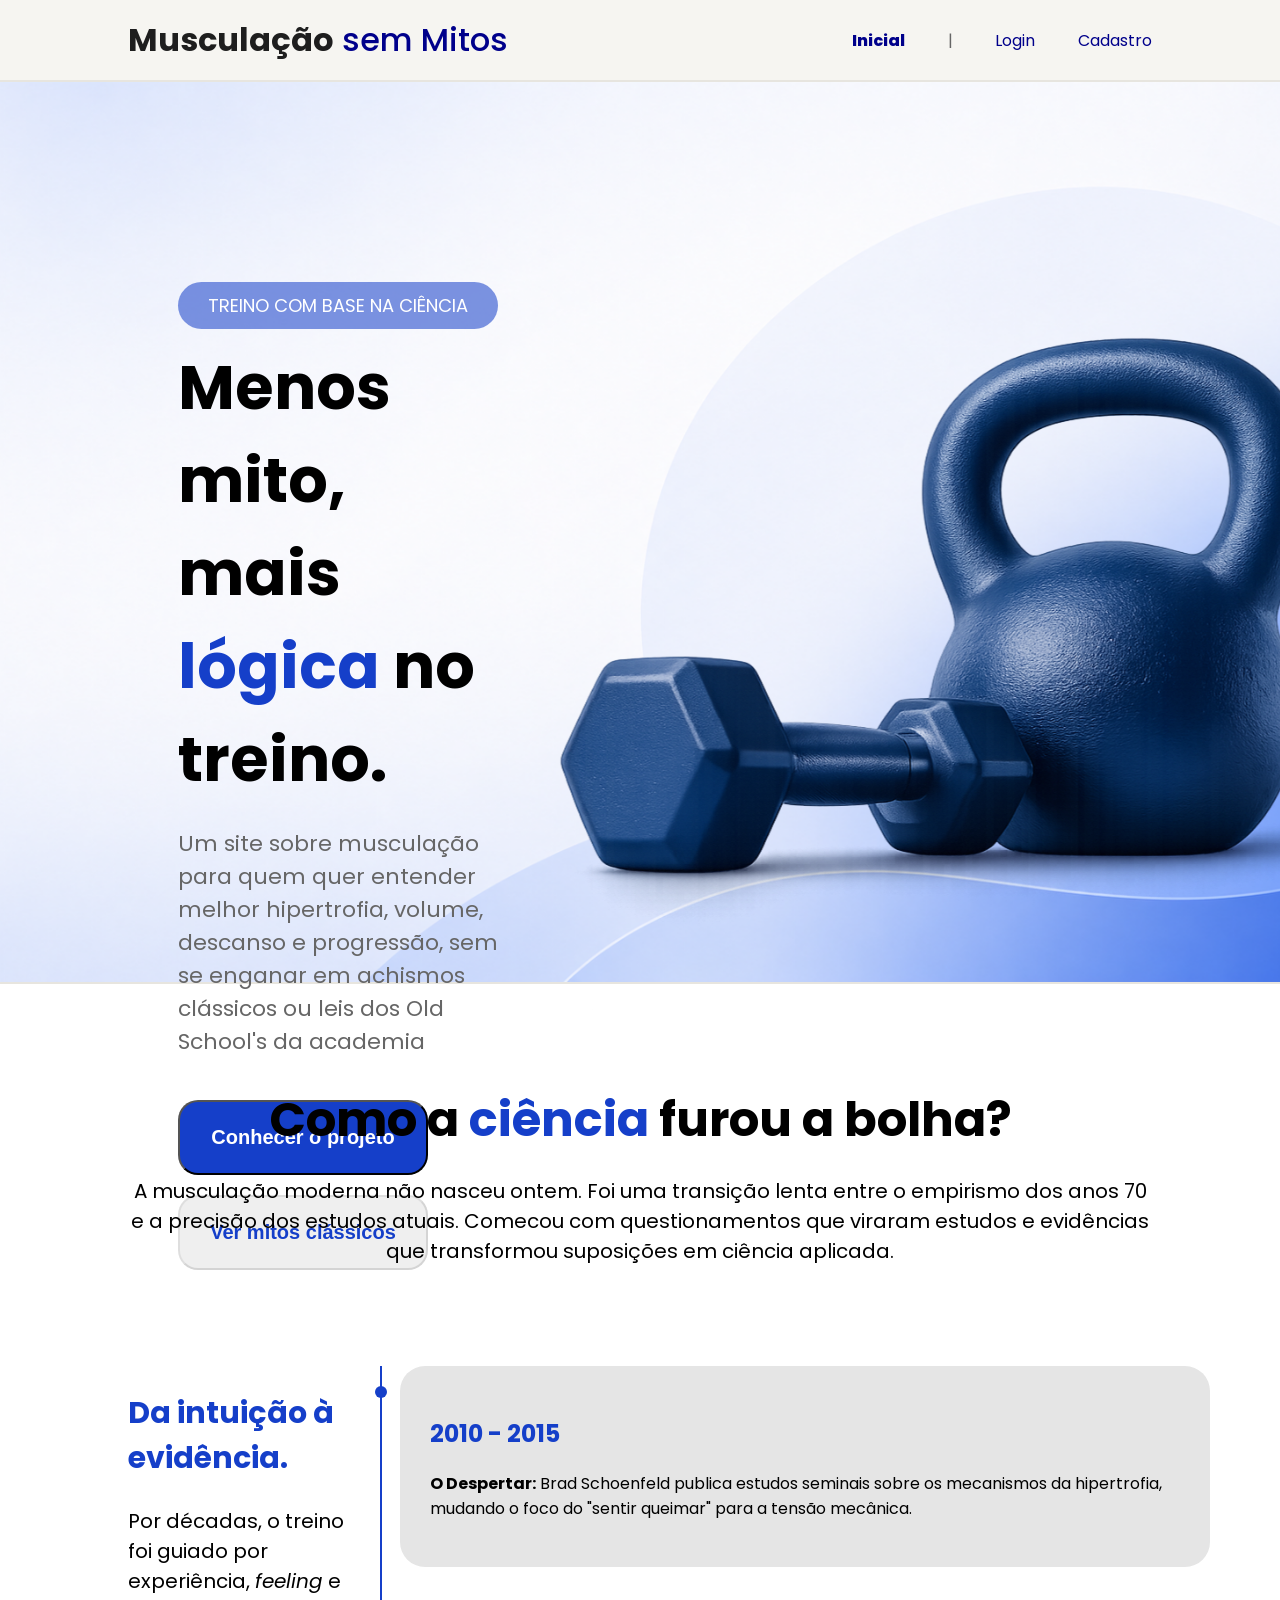
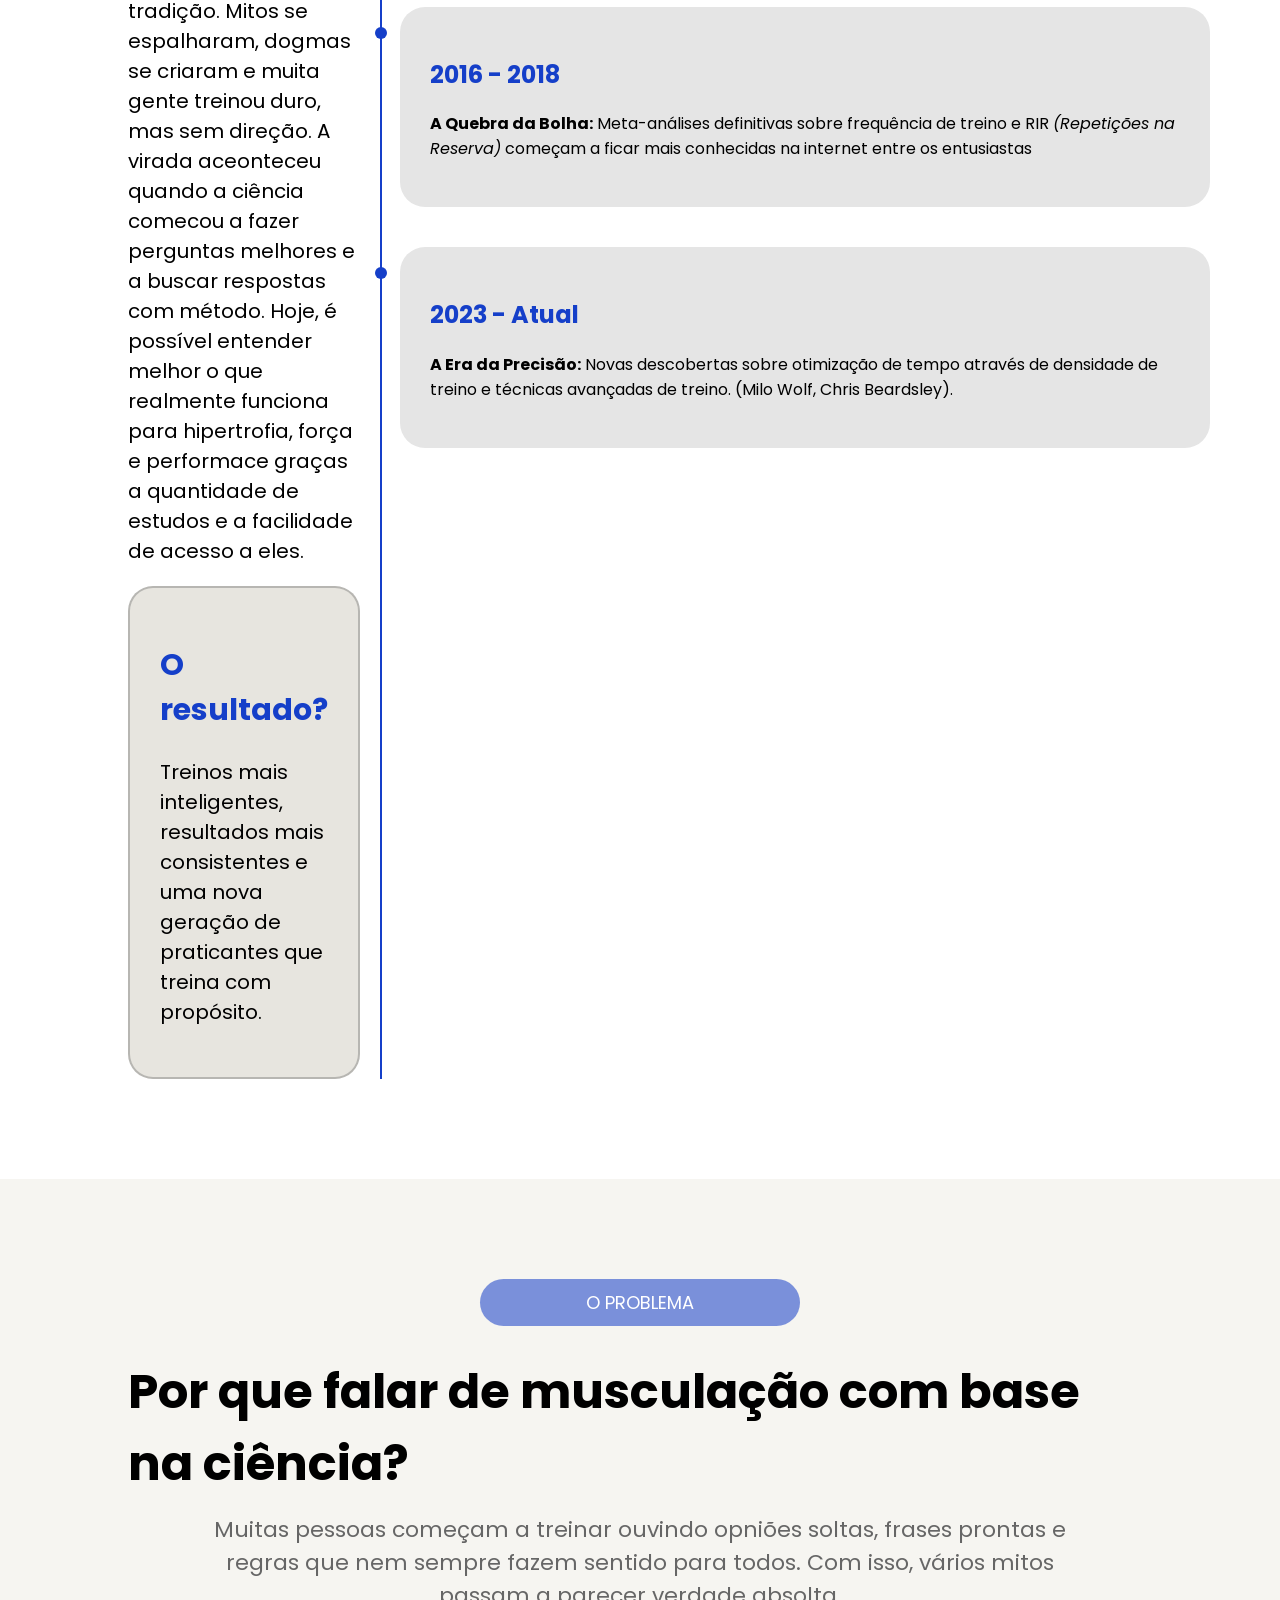
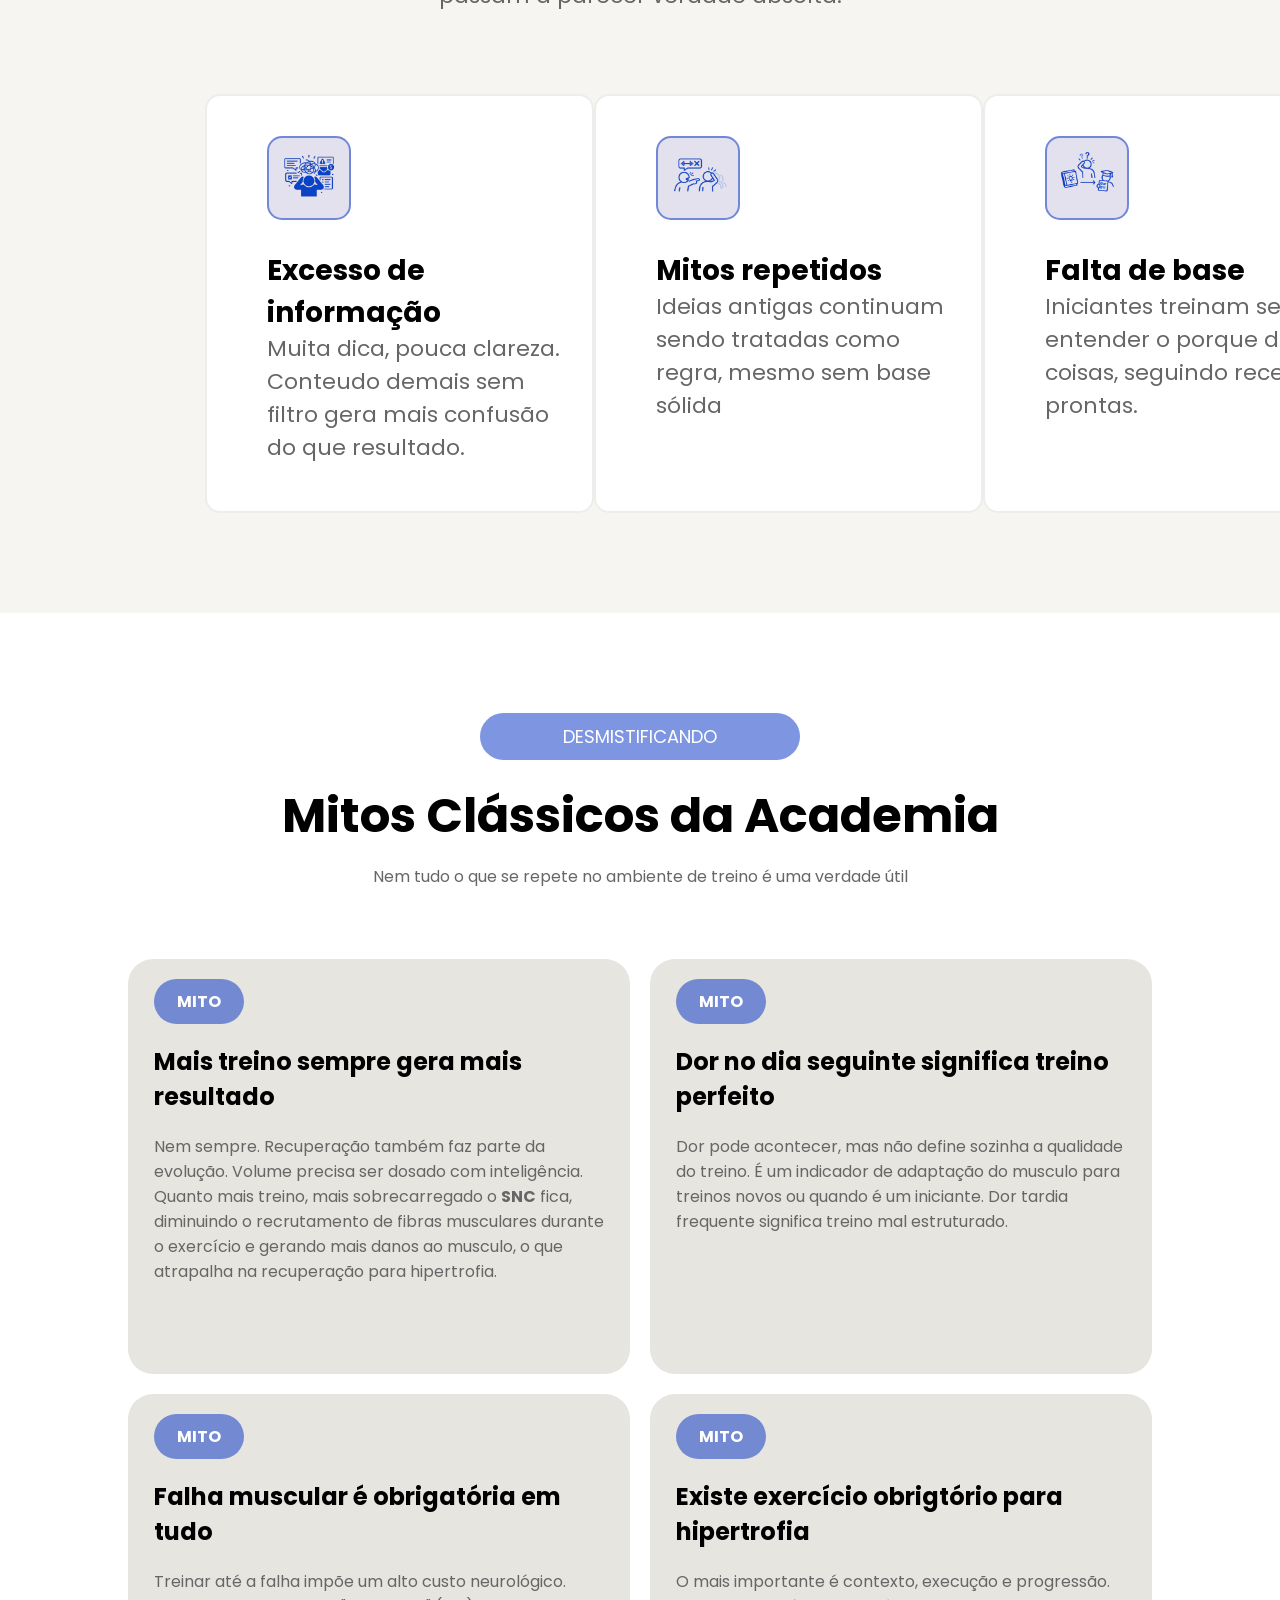
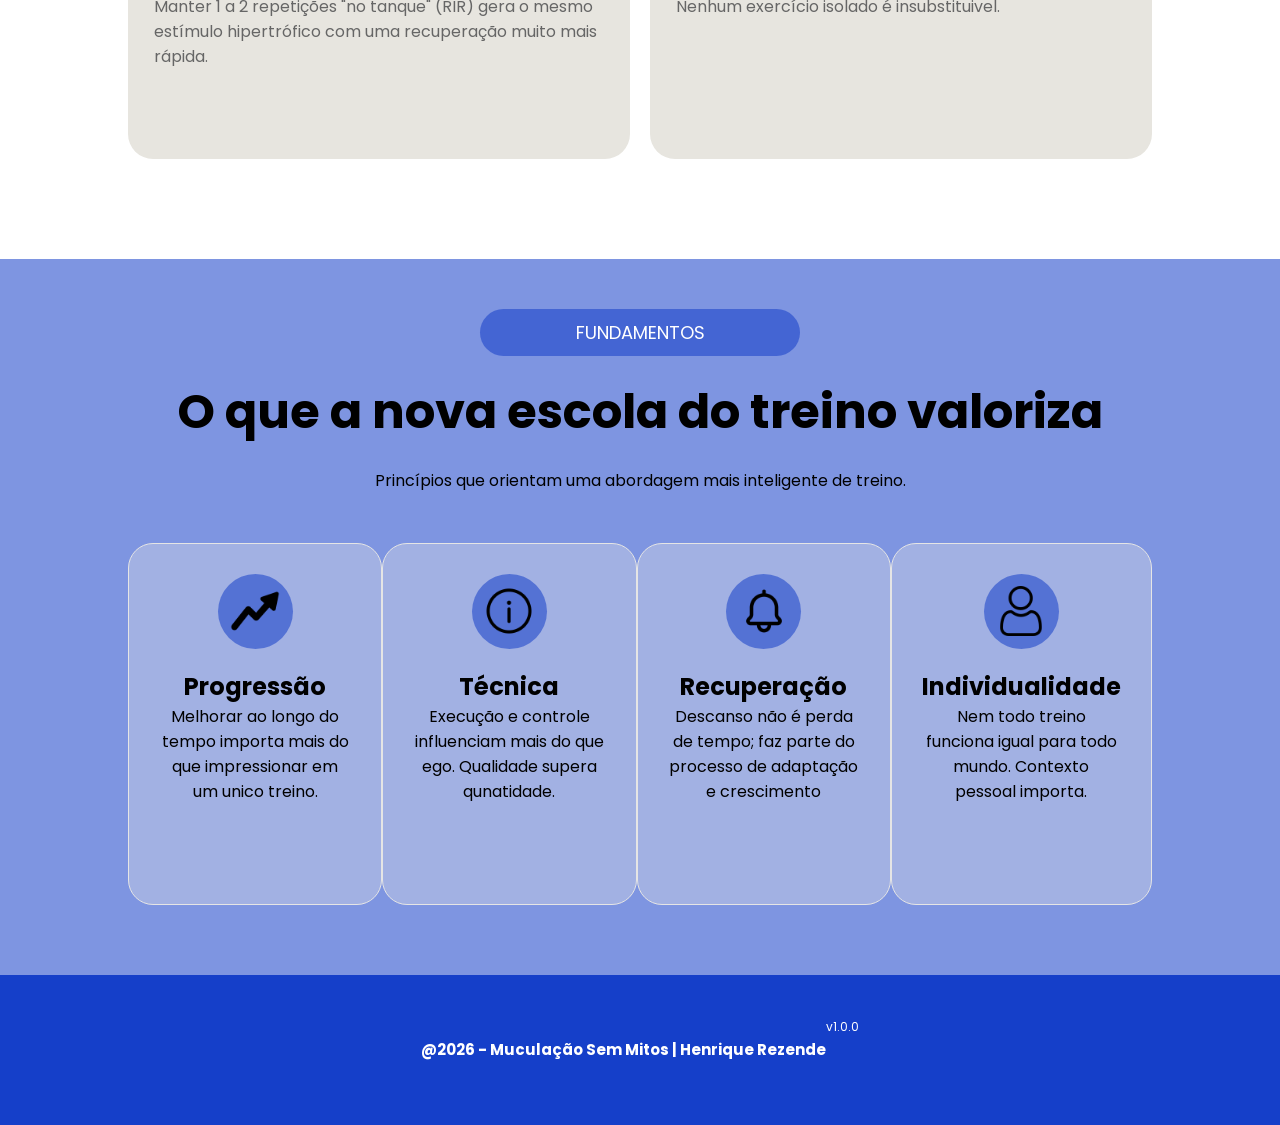
<file: public/index.html>
<!DOCTYPE html>
<html lang="en">

<head>
  <meta charset="UTF-8">
  <meta http-equiv="X-UA-Compatible" content="IE=edge">
  <meta name="viewport" content="width=device-width, initial-scale=1.0">

  <title>Musculação sem Mitos | Página Inicial</title>

  <script src="./js/sessao.js"></script>

  <link rel="stylesheet" href="./css/estilo.css">
  <link rel="icon" href="./assets/icon/favicon.png">
  <link rel="preconnect" href="https://fonts.gstatic.com">
</head>

<body>
  <div class="header">
    <div class="container">
      <h1 class="titulo"><b>Musculação</b> <span>sem Mitos</span></h1>
      <ul class="navbar">
        <li class="agora">
          <a href="#">Inicial</a>
        </li>
        <li>|</li>
        <li>
          <a href="login.html">Login</a>
        </li>
        <li>
          <a href="cadastro.html">Cadastro</a>
        </li>
      </ul>
    </div>
  </div>

  <div class="primeira-secao">
    <div class="container">
      <div class="primeira-secao-conteudo">

        <div class="primeira-secao-balao">TREINO COM BASE NA CIÊNCIA</div>

        <h1>Menos <span>mito</span>, mais <span id="span-logica">lógica</span> no treino.</h1>
        <p>Um site sobre musculação para quem quer entender melhor hipertrofia, volume, descanso e progressão, sem se
          enganar em achismos clássicos ou leis dos Old School's da academia
        </p>

        <div class="primeira-secao-botoes">
          <a href="cadastro.html"><button id="botao1">Conhecer o projeto</button></a>
          <button id="botao2">Ver mitos clássicos</button>
        </div>

      </div>

      <div class="primeira-secao-imagem">
        <img src="assets/imgs/image-hero-section1.png" alt="">
      </div>
    </div>
  </div>

  <section class="secao-historia-full">
    <div class="container secao-historia">

      <h1 class="secao-historia-h1">Como a <span id="span-logica">ciência</span> furou a bolha?</h1>
      <p class="secao-historia-p">A musculação moderna não nasceu ontem. Foi uma transição lenta entre o empirismo dos anos 70 e a precisão dos estudos atuais. Comecou com questionamentos que viraram estudos e evidências que transformou suposições em ciência aplicada.</p>

      <div class="historia-div">
      <div class="historia-conteudo">

        <div class="historia-texto">
          <h2 id="span-logica">Da intuição à evidência.</h2>
          <p>
            Por décadas, o treino foi guiado por experiência, <i>feeling</i> e tradição. Mitos se espalharam, dogmas se criaram e muita gente treinou duro, mas sem direção.
            A virada aceonteceu quando a ciência comecou a fazer perguntas melhores e a buscar respostas com método.
            Hoje, é possível entender melhor o que realmente funciona para hipertrofia, força e performace graças a quantidade de estudos e a facilidade de acesso a eles.
          </p>
          <div class="historia-resultado">
            <h2 id="span-logica">O resultado?</h2>
            <p>Treinos mais inteligentes, resultados mais consistentes e uma nova geração de praticantes que treina com propósito.</p>
          </div>
        </div>

      </div>


      <div class="historia-timeline">
        <div class="timeline-card">
          <div class="dot"></div>
          <div class="timeline-icon"></div>
          <h1 id="span-logica">2010 - 2015</h1>
          <p><b>O Despertar:</b> Brad Schoenfeld publica estudos seminais sobre os mecanismos da hipertrofia, mudando o foco do "sentir queimar" para a tensão mecânica.</p>
        </div>

        <div class="timeline-card">
          <div class="dot"></div>
          <div class="timeline-icon"></div>
          <h1 id="span-logica">2016 - 2018</h1>
          <p><b>A Quebra da Bolha:</b> Meta-análises definitivas sobre frequência de treino e RIR <i>(Repetições na Reserva)</i> começam a ficar mais conhecidas na internet entre os entusiastas</p>
          </div>
        
        

        <div class="timeline-card">
          <div class="dot"></div>
          <div class="timeline-icon"></div>
          <h1 id="span-logica">2023 - Atual</h1>
          <p><b>A Era da Precisão:</b> Novas descobertas sobre otimização de tempo através de densidade de treino e técnicas avançadas de treino. (Milo Wolf, Chris Beardsley).</p>
          </div>
        </div>
        

      </div>
      </div>

    </div>
  </section>

  <div class="secao-problema">
    <div class="container secao-problema">
      <div class="primeira-secao-balao">O PROBLEMA</div>
      <h1>Por que falar de musculação com base na ciência?</h1>
      <p>Muitas pessoas começam a treinar ouvindo opniões soltas, frases prontas e regras que nem sempre fazem sentido
        para todos. Com isso, vários mitos passam a parecer verdade absolta.</p>

      <div class="container-problema-cards">
        <div class="problema-card">
          <div class="card-problema-icon"><img src="assets/imgs/icon-problema1.png" alt=""></div>
          <h1>Excesso de informação</h1>
          <p>Muita dica, pouca clareza. Conteudo demais sem filtro gera mais confusão do que resultado.</p>
        </div>

        <div class="problema-card">
          <div class="card-problema-icon"><img src="assets/imgs/icon-problema2.png" alt=""></div>
          <h1>Mitos repetidos</h1>
          <p>Ideias antigas continuam sendo tratadas como regra, mesmo sem base sólida</p>
        </div>

        <div class="problema-card">
          <div class="card-problema-icon"><img src="assets/imgs/icon-problema3.png" alt=""></div>
          <h1>Falta de base</h1>
          <p>Iniciantes treinam sem entender o porque das coisas, seguindo receitas prontas.</p>
        </div>
      </div>

    </div>
  </div>

  <div class="secao-mitos">
    <div class="container secao-mitos">
      <div class="primeira-secao-balao">DESMISTIFICANDO</div>
      <h1>Mitos Clássicos da Academia</h1>
      <p>Nem tudo o que se repete no ambiente de treino é uma verdade útil</p>
      <div class="grid-mitos-card">
        <div class="mitos-card">
          <div class="mitos-balao">MITO</div>
          <h2>Mais treino sempre gera mais resultado</h2>
          <p>Nem sempre. Recuperação também faz parte da evolução. Volume precisa ser dosado com inteligência. Quanto
            mais treino, mais sobrecarregado o <b>SNC</b> fica, diminuindo o recrutamento de fibras musculares durante o
            exercício e gerando mais danos ao musculo, o que atrapalha na recuperação para hipertrofia. </p>
        </div>

        <div class="mitos-card">
          <div class="mitos-balao">MITO</div>
          <h2>Dor no dia seguinte significa treino perfeito</h2>
          <p>Dor pode acontecer, mas não define sozinha a qualidade do treino. É um indicador de adaptação do musculo
            para treinos novos ou quando é um iniciante. Dor tardia frequente significa treino mal estruturado.</p>
        </div>

        <div class="mitos-card">
          <div class="mitos-balao">MITO</div>
          <h2>Falha muscular é obrigatória em tudo</h2>
          <p>Treinar até a falha impõe um alto custo neurológico. Manter 1 a 2 repetições "no tanque" (RIR) gera o mesmo estímulo hipertrófico com uma recuperação muito mais rápida.</p>
        </div>

        <div class="mitos-card">
          <div class="mitos-balao">MITO</div>
          <h2>Existe exercício obrigtório para hipertrofia</h2>
          <p>O mais importante é contexto, execução e progressão. Nenhum exercício isolado é insubstituivel.</p>
        </div>

      </div>
    </div>
  </div>

  <section class="secao-fundamentos">
    <div class="fundamentos container">
      <div class="primeira-secao-balao">FUNDAMENTOS</div>
      <h1>O que a nova escola do treino valoriza</h1>
      <p>Princípios que orientam uma abordagem mais inteligente de treino.</p>
      <div class="row-cards-fundamentos">
        <div class="cards-fundamentos">
          <div class="icon-fundamentos"><img src="assets/imgs/icon-progressao.png" alt=""></div>
          <h2>Progressão</h2>
          <p>Melhorar ao longo do tempo importa mais do que impressionar em um unico treino.</p>
        </div>

        <div class="cards-fundamentos">
          <div class="icon-fundamentos"><img src="assets/imgs/icon-tecnica.png" alt=""></div>
          <h2>Técnica</h2>
          <p>Execução e controle influenciam mais do que ego. Qualidade supera qunatidade.</p>
        </div>

        <div class="cards-fundamentos">
          <div class="icon-fundamentos"><img src="assets/imgs/icon-recuperacao.png" alt=""></div>
          <h2>Recuperação</h2>
          <p>Descanso não é perda de tempo; faz parte do processo de adaptação e crescimento</p>
        </div>

        <div class="cards-fundamentos">
          <div class="icon-fundamentos"><img src="assets/imgs/icon-individual.png" alt=""></div>
          <h2>Individualidade</h2>
          <p>Nem todo treino funciona igual para todo mundo. Contexto pessoal importa.</p>
        </div>
      </div>
    </div>
  </section>

  <div class="footer">
    <div class="container">
      <h4>@2026 - Muculação Sem Mitos | Henrique Rezende</h4>
      <span class="version">v1.0.0</span>
    </div>
  </div>
</body>

</html>
</file>
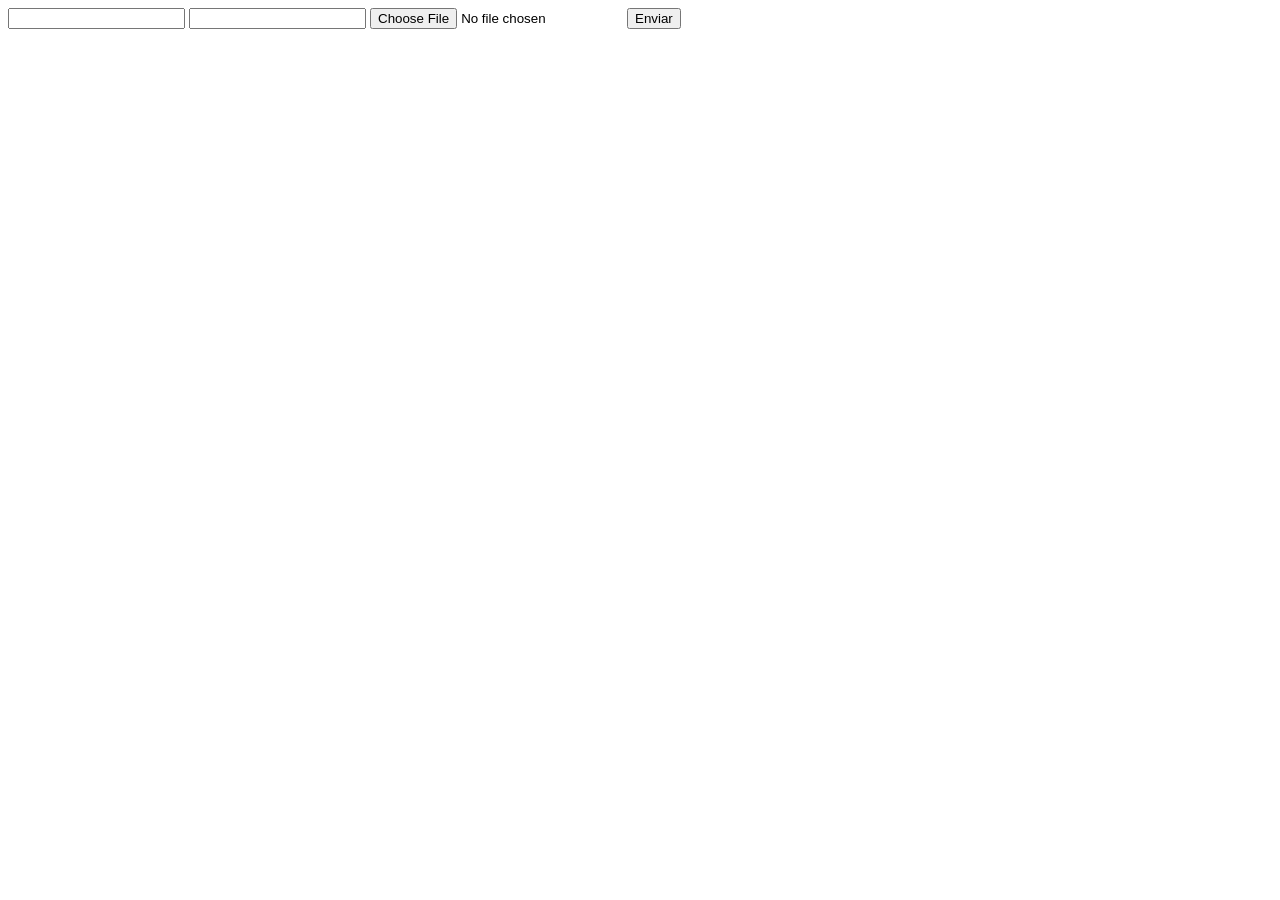
<file: DOCUMENTOS_DE_APOIO/exemplo_de_upload_de_arquivo/public/index.html>
<!DOCTYPE html>
<html lang="en">

<head>
  <meta charset="UTF-8">
  <meta http-equiv="X-UA-Compatible" content="IE=edge">
  <meta name="viewport" content="width=device-width, initial-scale=1.0">
  <title>Upload</title>
</head>

<body>

  <div>
    <input name="nome" id="nome" type="text" />
    <input name="email" id="email" type="url" />
    <input name="foto" id="foto" type="file" />
    <button onclick="enviar()">Enviar</button>
  </div>

  <div id="container"></div>
</body>

</html>

<script>
  function enviar() {
    const formData = new FormData();
    formData.append('foto', foto.files[0])
    formData.append('nome', nome.value)
    formData.append('email', email.value)

    fetch("/usuarios/cadastro", {
      method: "POST",
      body: formData
    })
      .then(res => {
        window.location = "./perfil.html"
      })
      .catch(err => {
        console.log(err);
      })
  }
</script>
</file>
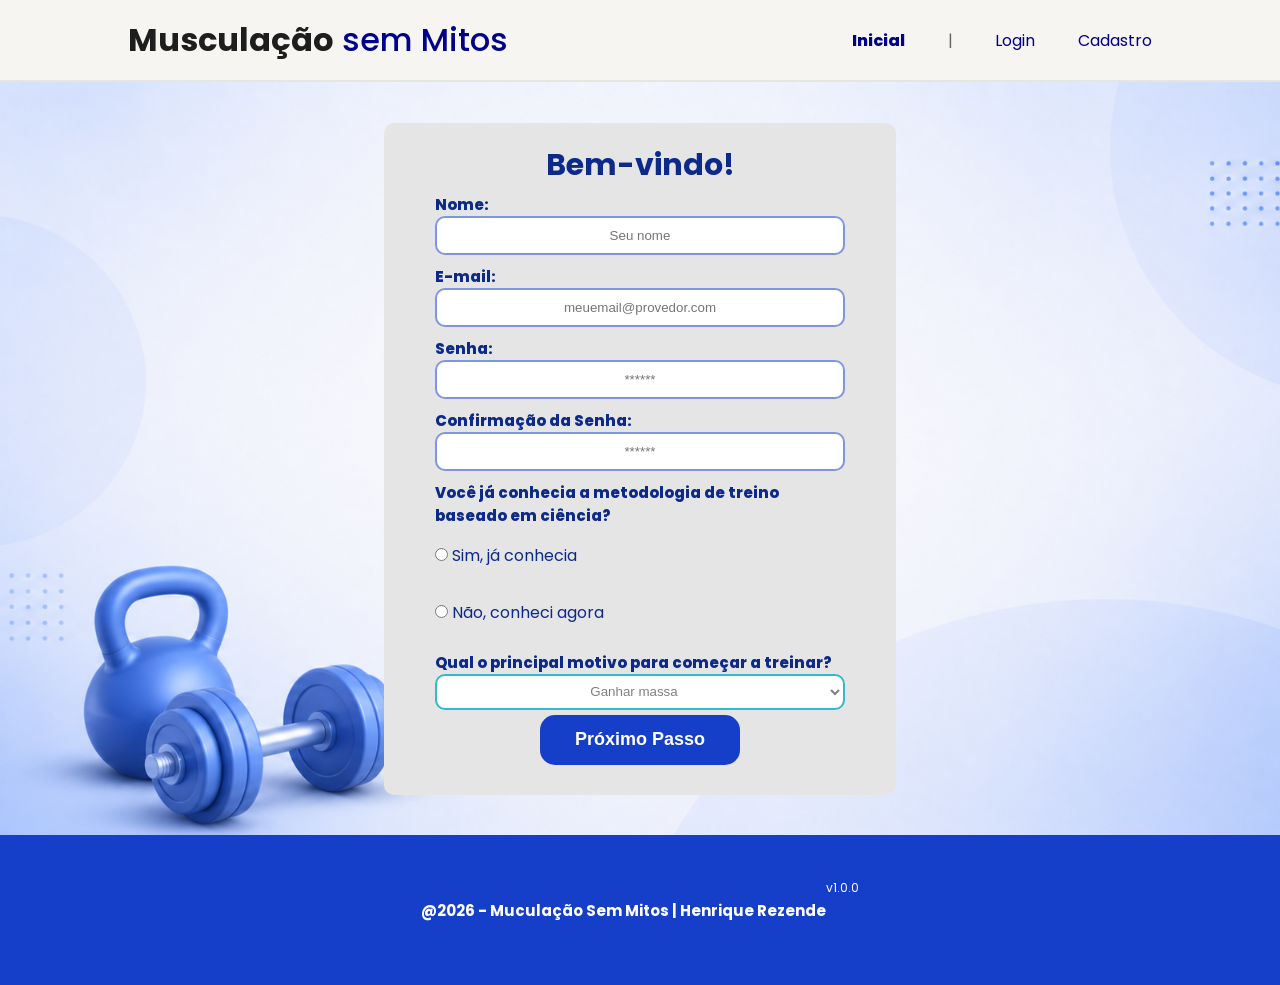
<file: public/cadastro.html>
<!DOCTYPE html>
<html lang="pt-br">

<head>
  <meta charset="UTF-8" />
  <meta http-equiv="X-UA-Compatible" content="IE=edge" />
  <meta name="viewport" content="width=device-width, initial-scale=1.0" />

  <title>Musculação sem Mitos | Cadastro</title>

  <script src="./js/sessao.js"></script>

  <link rel="stylesheet" href="./css/estilo.css" />
  <link rel="icon" href="./assets/icon/favicon.png" />
  <link rel="preconnect" href="https://fonts.gstatic.com" />
</head>

<body>
  <!--header inicio-->
  <div class="header">
    <div class="container">
      <h1 class="titulo"><b>Musculação</b> <span>sem Mitos</span></h1>
      <ul class="navbar">
        <li class="agora">
          <a href="#">Inicial</a>
        </li>
        <li>|</li>
        <li>
          <a href="login.html">Login</a>
        </li>
        <li>
          <a href="cadastro.html">Cadastro</a>
        </li>
      </ul>
    </div>
  </div>
  <!--header fim-->

  <div class="login">
    <div class="alerta_erro">
      <div class="card_erro" id="cardErro">
        <span id="mensagem_erro"></span>
      </div>
    </div>
    <div class="container">
      <div class="card card-cadastro">
        <h2>Bem-vindo!</h2>
        <div class="formulario" style="display: flex;">
          <!--
                         Para inserir mais um campo, copie uma das inputs abaixo.
                         Assim que inserir vá para o script abaixo.
                     -->
          <div class="campo">
            <span>Nome:</span>
            <input id="nome_input" type="text" placeholder="Seu nome" />
          </div>
          <div class="campo">
            <span>E-mail:</span>
            <input id="email_input" type="text" placeholder="meuemail@provedor.com" />
          </div>
          <div class="campo">
            <span>Senha:</span>
            <input id="senha_input" type="password" oninput="forcaSenha()" placeholder="******" />
            <div id="msgForcaSenha"></div>
          </div>
          <div class="campo">
            <span>Confirmação da Senha:</span>
            <input id="confirmacao_senha_input" oninput="senhaIgual()" type="password" placeholder="******" />
            <div id="msgSenhaIgual"></div>
          </div>
          <div class="campo">
            <span>Você já conhecia a metodologia de treino baseado em ciência?</span>
            <p><input type="radio" name="conheceMetodologia" id="conheceMetodologia_sim" value="sim"> Sim, já conhecia
            </p>
            <p><input type="radio" name="conheceMetodologia" id="conheceMetodologia_nao" value="nao"> Não, conheci agora
            </p>
          </div>
          <div class="campo">
            <span>
              Qual o principal motivo para começar a treinar?
            </span>
            <select name="" id="selMotivoTreino">
              <option value="Ganhar Massa">Ganhar massa</option>
              <option value="Perder Peso">Perder peso</option>
              <option value="Recomposição Corporal">Recomposição Corporal</option>
              <option value="Saúde Geral">Saúde Geral</option>
            </select>
          </div>
          <button class="botao" onclick="proximoPasso()">Próximo Passo</button>
        </div>

        <div class="formulario2" style="display: none;">
          <div class="campo">
            <h2>Agora vamos falar sobre seu peso?</h2>
            <span>Peso Atual:</span>
            <input type="number" id="iptPesoAtual" placeholder="Seu peso">
          </div>
          <div class="campo">
            <span>Qual peso deseja atingir?</span>
            <input type="number" id="iptPesoDesejado" placeholder="Peso desejado">
          </div>
          <div class="campo">
            <span>Até quando deseja atingir esse peso?</span>
            <input type="date" id="iptDataDesejada">
          </div>
          <button class="botao" onclick="cadastrar()">Cadastrar</button>
        </div>

        <div id="div_aguardar" class="loading-div">
          <img src="./assets/circle-loading.gif" id="loading-gif" />
        </div>

        <div id="div_erros_login"></div>
      </div>
    </div>
  </div>

  <!--footer inicio-->
  <div class="footer">
    <div class="container">
      <h4>@2026 - Muculação Sem Mitos | Henrique Rezende</h4>
      <span class="version">v1.0.0</span>
    </div>
  </div>
  <!--footer fim-->
</body>

</html>

<script>

  function proximoPasso() {
    var nomeVar = nome_input.value;
    var emailVar = email_input.value;
    var senhaVar = senha_input.value;
    var confirmacaoSenhaVar = confirmacao_senha_input.value;
    var conheceMetodologiaVar = '';
    var objetivoVar = selMotivoTreino.value;

    if (conheceMetodologia_sim.checked) {
      conheceMetodologiaVar = 'sim'
    } else if (conheceMetodologia_nao.checked) {
      conheceMetodologiaVar = 'nao'
    }

    if (
      nomeVar == "" ||
      emailVar == "" ||
      senhaVar == "" ||
      confirmacaoSenhaVar == "" ||
      objetivoVar == ""
    ) {
      cardErro.style.display = "block";
      mensagem_erro.innerHTML = "(Mensagem de erro para todos os campos em branco)";
      return false;
    } else if (nomeVar.length > 50) {
      cardErro.style.display = "block";
      mensagem_erro.innerHTML = "O nome não pode passar de 50 caracteres.";
      return false;
    } else if (emailVar.length > 50) {
      cardErro.style.display = "block";
      mensagem_erro.innerHTML = "Email nao pode passar de 50 caracteres";
      return false;
    } else if (senhaVar.length < 6) {
      cardErro.style.display = "block";
      mensagem_erro.innerHTML = "Sua senha está fraca, deve ter no minimo 6 caracteres";
      return false;
    } else if (confirmacaoSenhaVar != senhaVar) {
      cardErro.style.display = "block";
      mensagem_erro.innerHTML = "As senhas estão diferentes, confira se preencheu certo.";
      return false;
    } else if (conheceMetodologiaVar == '') {
      cardErro.style.display = "block";
      mensagem_erro.innerHTML = "Marque uma opção para conhece ou não conhece.";
      return false;
    } else {
      document.querySelector(".formulario").style.display = "none";
      document.querySelector(".formulario2").style.display = "block";
    }
  }




  function cadastrar() {
    var pesoAtualVar = iptPesoAtual.value;
    var pesoDesejadoVar = iptPesoDesejado.value;
    var dataDesejadaVar = iptDataDesejada.value;

    if (
      pesoAtualVar == "" ||
      pesoDesejadoVar == "" ||
      dataDesejadaVar == ""
    ) {
      cardErro.style.display = "block";
      mensagem_erro.innerHTML = "(Mensagem de erro para todos os campos em branco)";
      return false;
    } else if (pesoAtualVar > 500 || pesoDesejadoVar > 500) {
      cardErro.style.display = "block";
      mensagem_erro.innerHTML = "Seu peso não pode ser maior que 500kg.";
      return false;
    } else if (pesoAtualVar < 20 || pesoDesejadoVar < 20) {
      cardErro.style.display = "block";
      mensagem_erro.innerHTML = "Seu peso não pode ser menor que 20kg.";
      return false;
    }

    var nomeVar = nome_input.value;
    var emailVar = email_input.value;
    var senhaVar = senha_input.value;
    var conheceMetodologiaVar = '';
    if (conheceMetodologia_sim.checked) {
      conheceMetodologiaVar = 'sim'
    } else if (conheceMetodologia_nao.checked) {
      conheceMetodologiaVar = 'nao'
    }
    var objetivoVar = selMotivoTreino.value;

    fetch("/usuarios/cadastrar", {
      method: "POST",
      headers: {
        "Content-Type": "application/json",
      },
      body: JSON.stringify({
        nomeServer: nomeVar,
        emailServer: emailVar,
        senhaServer: senhaVar,
        conheceMetodologiaServer: conheceMetodologiaVar,
        objetivoServer: objetivoVar,
        pesoDesejadoServer: pesoDesejadoVar,
        dataDesejadaServer: dataDesejadaVar,
        pesoAtualServer: pesoAtualVar
      }),
    })
      .then(function (resposta) {
        if (resposta.ok) {
          cardErro.style.display = "block";
          mensagem_erro.innerHTML = "Cadastro realizado com sucesso! Redirecionando...";
          setTimeout(() => {
            window.location = "login.html";
          }, "2000");
        } else {
          throw "Houve um erro ao tentar realizar o cadastro!";
        }
      })
      .catch(function (resposta) {
        console.log(`#ERRO: ${resposta}`);
      });

    return false;
  }

  function sumirMensagem() {
    cardErro.style.display = "none";
  }

  function forcaSenha() {
    let senha = senha_input.value;

    if (senha.length < 6) {
      msgForcaSenha.innerHTML = `Senha Fraca!`;
      msgForcaSenha.style.color = "#FF5733";
    } else if (senha.length >= 6 && senha.length < 8) {
      msgForcaSenha.innerHTML = `Senha Média!`
      msgForcaSenha.style.color = "#FFA500";
    } else if (senha.length >= 8) {
      msgForcaSenha.innerHTML = `Senha Forte!`;
      msgForcaSenha.style.color = "#228B22";
    }
  }

  function senhaIgual() {
    let senha = senha_input.value;
    let confirmacaoSenha = confirmacao_senha_input.value;

    if (senha != confirmacaoSenha) {
      msgSenhaIgual.innerHTML = `As senhas não correspondem!`;
      msgSenhaIgual.style.color = "#FF5733"
    } else {
      msgSenhaIgual.innerHTML = '';
    }
  }

</script>
</file>
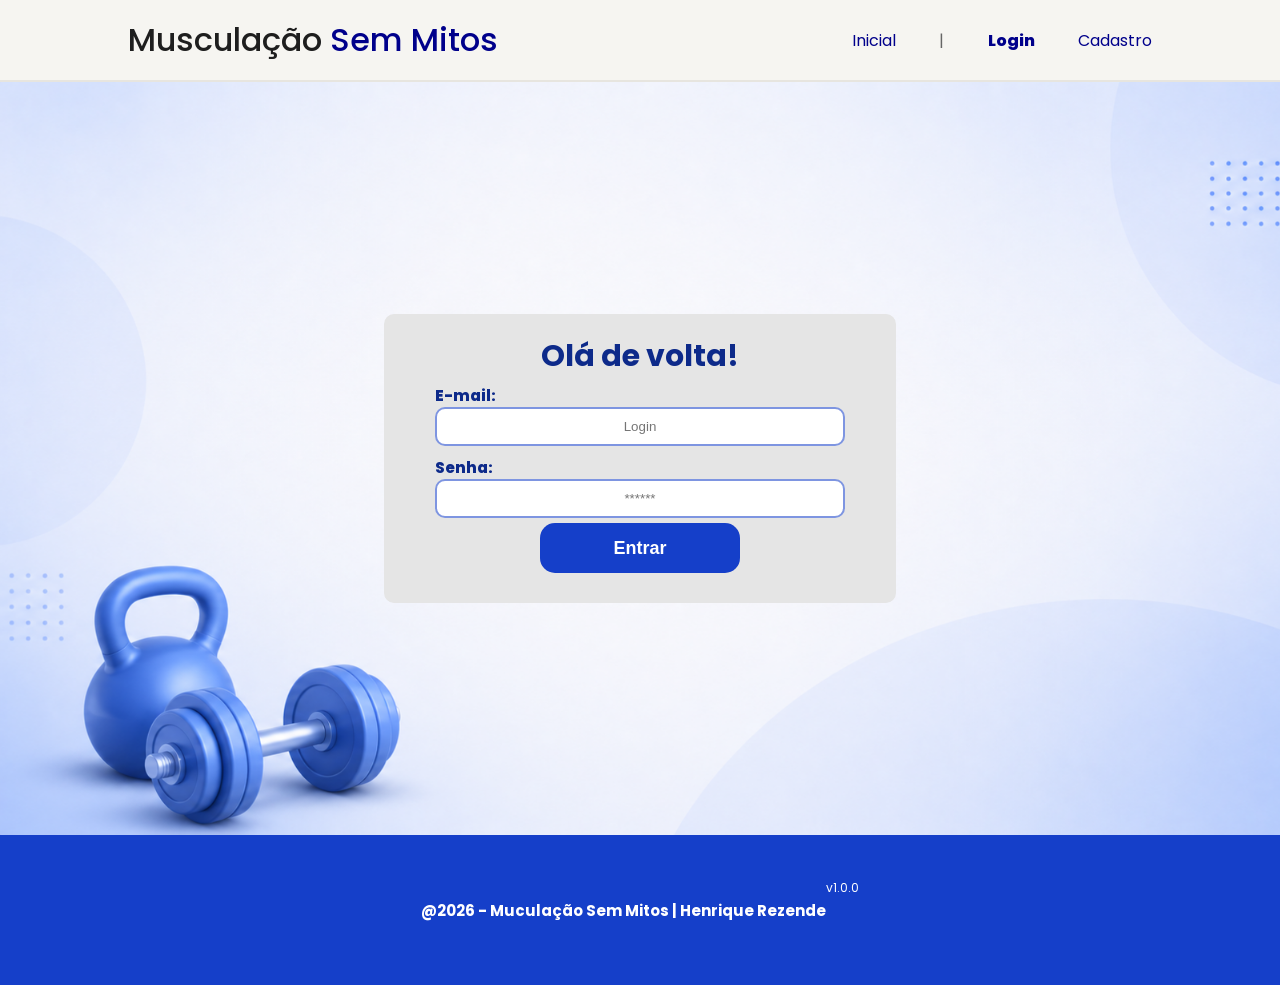
<file: public/login.html>
<!DOCTYPE html>
<html lang="pt-br">

<head>
    <meta charset="UTF-8">
    <meta http-equiv="X-UA-Compatible" content="IE=edge">
    <meta name="viewport" content="width=device-width, initial-scale=1.0">

    <title>Musculação sem Mitos | Login</title>

    <script src="./js/sessao.js"></script>

    <link rel="stylesheet" href="./css/estilo.css">
    <link rel="icon" href="./assets/icon/favicon.png">
    <link rel="preconnect" href="https://fonts.gstatic.com">
</head>

<body>

    <!--Header-->

    <div class="header">
        <div class="container">
            <h1 class="titulo">Musculação <span>Sem Mitos</span></h1>
            <ul class="navbar">
                <li>
                    <a href="index.html">Inicial</a>
                </li>
                <li>|</li>
                <li class="agora">
                    <a href="#">Login</a>
                </li>
                <li>
                    <a href="cadastro.html">Cadastro</a>
                </li>
            </ul>
        </div>
    </div>


    <div class="login">
        <div class="alerta_erro">
            <div class="card_erro" id="cardErro">
                <span id="mensagem_erro"></span>
            </div>
        </div>
        <div class="container">
            <div class="card card-login">
                <h2>Olá de volta!</h2>
                <div class="formulario">
                    <div class="campo">
                        <span>E-mail:</span>
                        <input id="email_input" type="text" placeholder="Login">
                    </div>
                    <div class="campo">
                        <span>Senha:</span>
                        <input id="senha_input" type="password" placeholder="******">
                    </div>
                    <button class="botao" onclick="entrar()">Entrar</button>
                </div>

                <div id="div_aguardar" class="loading-div">
                    <img src="./assets/circle-loading.gif" id="loading-gif">
                </div>

                <div id="div_erros_login"></div>
            </div>
        </div>
    </div>

    <!--footer inicio-->
    <div class="footer">
        <div class="container">
            <h4>@2026 - Muculação Sem Mitos | Henrique Rezende</h4>
            <span class="version">v1.0.0</span>
        </div>
    </div>
    <!--footer fim-->

</body>

</html>

<script>


    function entrar() {
        aguardar();

        var emailVar = email_input.value;
        var senhaVar = senha_input.value;

        if (emailVar == "" || senhaVar == "") {
            cardErro.style.display = "block"
            mensagem_erro.innerHTML = "(Mensagem de erro para todos os campos em branco)";
            finalizarAguardar();
            return false;
        }
        else {
            setInterval(sumirMensagem, 5000)
        }

        console.log("FORM LOGIN: ", emailVar);
        console.log("FORM SENHA: ", senhaVar);

        fetch("/usuarios/autenticar", {
            method: "POST",
            headers: {
                "Content-Type": "application/json"
            },
            body: JSON.stringify({
                emailServer: emailVar,
                senhaServer: senhaVar
            })
        }).then(function (resposta) {
            console.log("ESTOU NO THEN DO entrar()!")

            if (resposta.ok) {
                console.log(resposta);

                resposta.json().then(json => {
                    console.log(json);
                    console.log(JSON.stringify(json));
                    sessionStorage.EMAIL_USUARIO = json.email;
                    sessionStorage.NOME_USUARIO = json.nome;
                    sessionStorage.ID_USUARIO = json.idUser;
                    sessionStorage.AQUARIOS = JSON.stringify(json.aquarios)

                    setTimeout(function () {
                        window.location = "./dashboard/dashboard.html";
                    }, 1000); // apenas para exibir o loading

                });

            } else {

                console.log("Houve um erro ao tentar realizar o login!");

                resposta.text().then(texto => {
                    console.error(texto);
                    finalizarAguardar(texto);
                });
            }

        }).catch(function (erro) {
            console.log(erro);
        })

        return false;
    }

    function sumirMensagem() {
        cardErro.style.display = "none"
    }

</script>
</file>
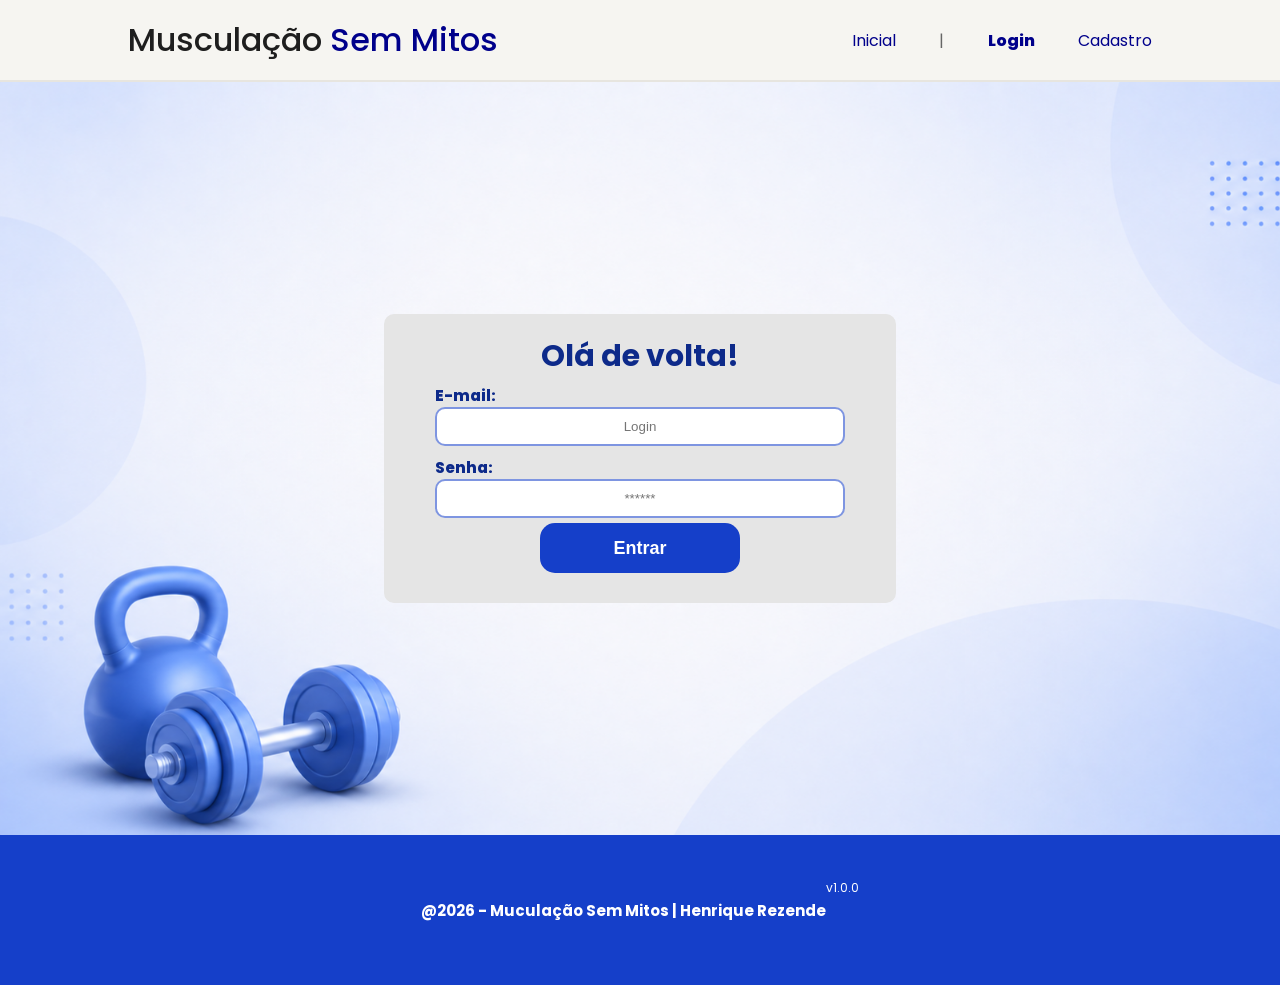
<file: public/dashboard/edicao-aviso.html>
<!DOCTYPE html>
<html lang="pt-br">

<head>
    <link rel="shortcut icon" href="../assets/icon/favicon2.ico" type="image/x-icon">
    <meta charset="UTF-8">
    <meta http-equiv="X-UA-Compatible" content="IE=edge">
    <meta name="viewport" content="width=device-width, initial-scale=1.0">
    <title>Musculação sem Mitos | Editar Aviso</title>

    <link rel="stylesheet" href="./../css/estilo.css" />
    <link rel="stylesheet" href="./../css/dashboards.css">
    <script src="../js/sessao.js"></script>

    <link rel="preconnect" href="https://fonts.gstatic.com">
    <link
        href="https://fonts.googleapis.com/css2?family=Exo+2:ital,wght@0,100;0,200;0,300;0,400;0,500;0,600;0,700;0,800;0,900;1,100;1,200;1,300;1,400;1,500;1,600;1,700;1,800;1,900&display=swap"
        rel="stylesheet">
</head>

<body onload="validarSessao(), listarInfosDeUm()" id="bodyBackground">

    <div class="janela">

        <div class="header-left">
            <h1>Musculação <span>sem Mitos</span></h1>
            <div class="hello">
                <h3>Olá, <span id="b_usuario">usuário</span>!</h3>
            </div>
            <div class="navegacao">
                <div class="btn-nav">
                    <a href="dashboard.html">
                        <svg xmlns="http://www.w3.org/2000/svg" width="26" height="26" fill="black" class="bi bi-house-door-fill" viewBox="0 0 16 16">
                            <path d="M6.5 14.5v-3.505c0-.245.25-.495.5-.495h2c.25 0 .5.25.5.5v3.5a.5.5 0 0 0 .5.5h4a.5.5 0 0 0 .5-.5v-7a.5.5 0 0 0-.146-.354L13 5.793V2.5a.5.5 0 0 0-.5-.5h-1a.5.5 0 0 0-.5.5v1.293L8.354 1.146a.5.5 0 0 0-.708 0l-6 6A.5.5 0 0 0 1.5 7.5v7a.5.5 0 0 0 .5.5h4a.5.5 0 0 0 .5-.5"/>
                        </svg>
                        <h3 style="color: black;">Dashboard</h3>
                    </a>
                </div>

                <div class="btn-nav">
                    <a href="videos.html">
                        <svg xmlns="http://www.w3.org/2000/svg" width="26" height="26" fill="black" class="bi bi-book" viewBox="0 0 16 16">
                            <path d="M1 2.828c.885-.37 2.154-.769 3.388-.893 1.33-.134 2.458.063 3.112.752v9.746c-.935-.53-2.12-.603-3.213-.493-1.18.12-2.37.461-3.287.811zm7.5-.141c.654-.689 1.782-.886 3.112-.752 1.234.124 2.503.523 3.388.893v9.923c-.918-.35-2.107-.692-3.287-.81-1.094-.111-2.278-.039-3.213.492zM8 1.783C7.015.936 5.587.81 4.287.94c-1.514.153-3.042.672-3.994 1.105A.5.5 0 0 0 0 2.5v11a.5.5 0 0 0 .707.455c.882-.4 2.303-.881 3.68-1.02 1.409-.142 2.59.087 3.223.877a.5.5 0 0 0 .78 0c.633-.79 1.814-1.019 3.222-.877 1.378.139 2.8.62 3.681 1.02A.5.5 0 0 0 16 13.5v-11a.5.5 0 0 0-.293-.455c-.952-.433-2.48-.952-3.994-1.105C10.413.809 8.985.936 8 1.783"/>
                        </svg>
                        <h3 style="color: black;">Material Explicativo</h3>
                    </a>
                </div>

                <div class="btn-nav">
                    <a href="calculadoras.html">
                        <svg xmlns="http://www.w3.org/2000/svg" width="26" height="26" fill="black" class="bi bi-calculator-fill" viewBox="0 0 16 16">
                            <path d="M2 2a2 2 0 0 1 2-2h8a2 2 0 0 1 2 2v12a2 2 0 0 1-2 2H4a2 2 0 0 1-2-2zm2 .5v2a.5.5 0 0 0 .5.5h7a.5.5 0 0 0 .5-.5v-2a.5.5 0 0 0-.5-.5h-7a.5.5 0 0 0-.5.5m0 4v1a.5.5 0 0 0 .5.5h1a.5.5 0 0 0 .5-.5v-1a.5.5 0 0 0-.5-.5h-1a.5.5 0 0 0-.5.5M4.5 9a.5.5 0 0 0-.5.5v1a.5.5 0 0 0 .5.5h1a.5.5 0 0 0 .5-.5v-1a.5.5 0 0 0-.5-.5zM4 12.5v1a.5.5 0 0 0 .5.5h1a.5.5 0 0 0 .5-.5v-1a.5.5 0 0 0-.5-.5h-1a.5.5 0 0 0-.5.5M7.5 6a.5.5 0 0 0-.5.5v1a.5.5 0 0 0 .5.5h1a.5.5 0 0 0 .5-.5v-1a.5.5 0 0 0-.5-.5zM7 9.5v1a.5.5 0 0 0 .5.5h1a.5.5 0 0 0 .5-.5v-1a.5.5 0 0 0-.5-.5h-1a.5.5 0 0 0-.5.5m.5 2.5a.5.5 0 0 0-.5.5v1a.5.5 0 0 0 .5.5h1a.5.5 0 0 0 .5-.5v-1a.5.5 0 0 0-.5-.5zM10 6.5v1a.5.5 0 0 0 .5.5h1a.5.5 0 0 0 .5-.5v-1a.5.5 0 0 0-.5-.5h-1a.5.5 0 0 0-.5.5m.5 2.5a.5.5 0 0 0-.5.5v4a.5.5 0 0 0 .5.5h1a.5.5 0 0 0 .5-.5v-4a.5.5 0 0 0-.5-.5z"/>
                        </svg>
                        <h3 style="color: black;">Calculadoras</h3>
                    </a>
                </div>

                <!-- <div class="btn-nav nestaPagina">
                    <a href="mural.html">
                        <svg xmlns="http://www.w3.org/2000/svg" width="26" height="26" fill="white" class="bi bi-chat-square-text-fill" viewBox="0 0 16 16">
                            <path d="M0 2a2 2 0 0 1 2-2h12a2 2 0 0 1 2 2v8a2 2 0 0 1-2 2h-2.5a1 1 0 0 0-.8.4l-1.9 2.533a1 1 0 0 1-1.6 0L5.3 12.4a1 1 0 0 0-.8-.4H2a2 2 0 0 1-2-2zm3.5 1a.5.5 0 0 0 0 1h9a.5.5 0 0 0 0-1zm0 2.5a.5.5 0 0 0 0 1h9a.5.5 0 0 0 0-1zm0 2.5a.5.5 0 0 0 0 1h5a.5.5 0 0 0 0-1z"/>
                        </svg>
                        <h3>Fórum</h3>
                    </a>
                </div> -->
            </div>
            <hr>

            <div class="btn-logout" onclick="limparSessao()">
                <h3>Sair</h3>
            </div>

        </div>

        <div class="dash">

            <div class="secao-forum">
                <h1>Editar um aviso</h1>
                <div class="div-form">
                    <label>
                        ID:
                        <br>
                        <input id="input_id" maxlength="100" type="text" style="color: rgb(196, 196, 196)" disabled>
                    </label>
                    <label>
                        Autor:
                        <br>
                        <input id="input_nome" maxlength="100" type="text" style="color: rgb(196, 196, 196)"
                            disabled>
                    </label>
                    <label>
                        Título:
                        <br>
                        <input id="input_titulo" maxlength="100" type="text" style="color: rgb(196, 196, 196)"
                            disabled>
                    </label>
                    <br>
                    <label>
                        Descrição (máximo de 250 caracteres):
                        <br>
                        <textarea id="textarea_conteudo" maxlength="250" rows="5"></textarea>
                    </label>
                    <br>
                    <button onclick="editar()">Editar</button>
                </div>
            </div>
        </div>
    </div>
</body>

</html>

<script>
    function listarInfosDeUm() {
        console.log("Criar função de trazer informações de post escolhido");
    }

    function editar() {
        fetch(`/forum/editar/${sessionStorage.getItem("ID_POSTAGEM_EDITANDO")}`, {
            method: "PUT",
            headers: {
                "Content-Type": "application/json"
            },
            body: JSON.stringify({
                conteudo: textarea_conteudo.value
            })
        }).then(function (resposta) {

            if (resposta.ok) {
                window.alert("Post atualizado com sucesso pelo usuario de email: " + sessionStorage.getItem("EMAIL_USUARIO") + "!");
                window.location = "/dashboard/mural.html"
            } else if (resposta.status == 404) {
                window.alert("Deu 404!");
            } else {
                throw ("Houve um erro ao tentar realizar a postagem! Código da resposta: " + resposta.status);
            }
        }).catch(function (resposta) {
            console.log(`#ERRO: ${resposta}`);
        });
    }

</script>
</file>
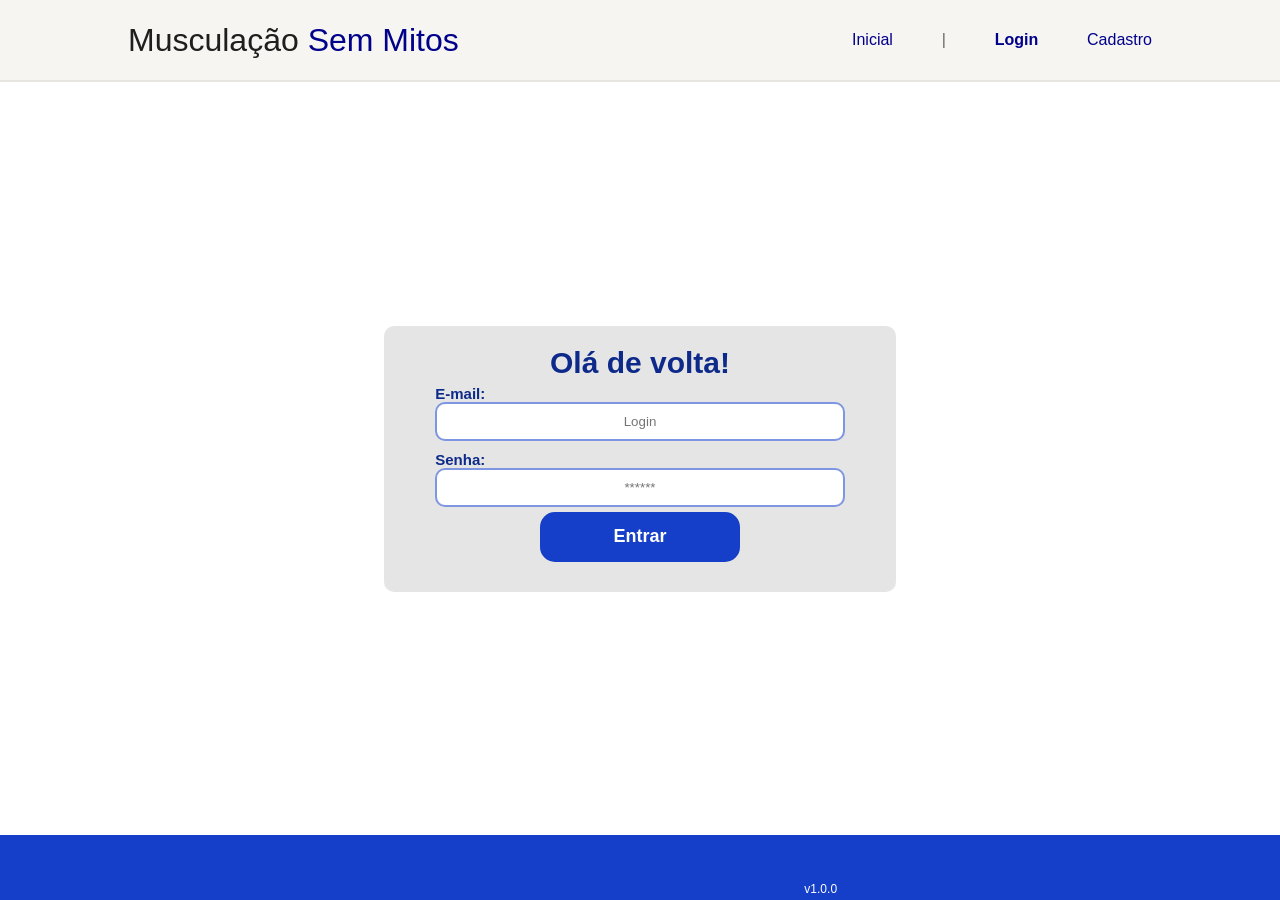
<file: public/dashboard/mural.html>
<!DOCTYPE html>
<html lang="pt-br">

<head>
    <link rel="shortcut icon" href="../assets/icon/favicon.ico" type="image/x-icon">
    <meta charset="UTF-8">
    <meta http-equiv="X-UA-Compatible" content="IE=edge">
    <meta name="viewport" content="width=device-width, initial-scale=1.0">
    <title>Musculação sem Mitos | Fórum</title>
    <link rel="icon" href="../assets/icon/favicon.png">

    <link rel="stylesheet" href="./../css/estilo.css" />
    <link rel="stylesheet" href="./../css/dashboards.css">
    <script src="../js/sessao.js"></script>
    <script src="./../js/alerta.js"></script>

    <link rel="preconnect" href="https://fonts.gstatic.com">
    <link
        href="https://fonts.googleapis.com/css2?family=Exo+2:ital,wght@0,100;0,200;0,300;0,400;0,500;0,600;0,700;0,800;0,900;1,100;1,200;1,300;1,400;1,500;1,600;1,700;1,800;1,900&display=swap"
        rel="stylesheet">
</head>

<body onload="validarSessao(), atualizarFeed()" id="bodyBackground">

    <div class="janela">

        <div class="header-left">
            <h1>Musculação <span>sem Mitos</span></h1>
            <div class="hello">
                <h3>Olá, <span id="b_usuario">usuário</span>!</h3>
            </div>
            <div class="navegacao">
                <div class="btn-nav">
                    <a href="dashboard.html">
                        <svg xmlns="http://www.w3.org/2000/svg" width="26" height="26" fill="black" class="bi bi-house-door-fill" viewBox="0 0 16 16">
                            <path d="M6.5 14.5v-3.505c0-.245.25-.495.5-.495h2c.25 0 .5.25.5.5v3.5a.5.5 0 0 0 .5.5h4a.5.5 0 0 0 .5-.5v-7a.5.5 0 0 0-.146-.354L13 5.793V2.5a.5.5 0 0 0-.5-.5h-1a.5.5 0 0 0-.5.5v1.293L8.354 1.146a.5.5 0 0 0-.708 0l-6 6A.5.5 0 0 0 1.5 7.5v7a.5.5 0 0 0 .5.5h4a.5.5 0 0 0 .5-.5"/>
                        </svg>
                        <h3 style="color: black;">Dashboard</h3>
                    </a>
                </div>

                <div class="btn-nav">
                    <a href="videos.html">
                        <svg xmlns="http://www.w3.org/2000/svg" width="26" height="26" fill="black" class="bi bi-book" viewBox="0 0 16 16">
                            <path d="M1 2.828c.885-.37 2.154-.769 3.388-.893 1.33-.134 2.458.063 3.112.752v9.746c-.935-.53-2.12-.603-3.213-.493-1.18.12-2.37.461-3.287.811zm7.5-.141c.654-.689 1.782-.886 3.112-.752 1.234.124 2.503.523 3.388.893v9.923c-.918-.35-2.107-.692-3.287-.81-1.094-.111-2.278-.039-3.213.492zM8 1.783C7.015.936 5.587.81 4.287.94c-1.514.153-3.042.672-3.994 1.105A.5.5 0 0 0 0 2.5v11a.5.5 0 0 0 .707.455c.882-.4 2.303-.881 3.68-1.02 1.409-.142 2.59.087 3.223.877a.5.5 0 0 0 .78 0c.633-.79 1.814-1.019 3.222-.877 1.378.139 2.8.62 3.681 1.02A.5.5 0 0 0 16 13.5v-11a.5.5 0 0 0-.293-.455c-.952-.433-2.48-.952-3.994-1.105C10.413.809 8.985.936 8 1.783"/>
                        </svg>
                        <h3 style="color: black;">Material Explicativo</h3>
                    </a>
                </div>

                <div class="btn-nav">
                    <a href="calculadoras.html">
                        <svg xmlns="http://www.w3.org/2000/svg" width="26" height="26" fill="black" class="bi bi-calculator-fill" viewBox="0 0 16 16">
                            <path d="M2 2a2 2 0 0 1 2-2h8a2 2 0 0 1 2 2v12a2 2 0 0 1-2 2H4a2 2 0 0 1-2-2zm2 .5v2a.5.5 0 0 0 .5.5h7a.5.5 0 0 0 .5-.5v-2a.5.5 0 0 0-.5-.5h-7a.5.5 0 0 0-.5.5m0 4v1a.5.5 0 0 0 .5.5h1a.5.5 0 0 0 .5-.5v-1a.5.5 0 0 0-.5-.5h-1a.5.5 0 0 0-.5.5M4.5 9a.5.5 0 0 0-.5.5v1a.5.5 0 0 0 .5.5h1a.5.5 0 0 0 .5-.5v-1a.5.5 0 0 0-.5-.5zM4 12.5v1a.5.5 0 0 0 .5.5h1a.5.5 0 0 0 .5-.5v-1a.5.5 0 0 0-.5-.5h-1a.5.5 0 0 0-.5.5M7.5 6a.5.5 0 0 0-.5.5v1a.5.5 0 0 0 .5.5h1a.5.5 0 0 0 .5-.5v-1a.5.5 0 0 0-.5-.5zM7 9.5v1a.5.5 0 0 0 .5.5h1a.5.5 0 0 0 .5-.5v-1a.5.5 0 0 0-.5-.5h-1a.5.5 0 0 0-.5.5m.5 2.5a.5.5 0 0 0-.5.5v1a.5.5 0 0 0 .5.5h1a.5.5 0 0 0 .5-.5v-1a.5.5 0 0 0-.5-.5zM10 6.5v1a.5.5 0 0 0 .5.5h1a.5.5 0 0 0 .5-.5v-1a.5.5 0 0 0-.5-.5h-1a.5.5 0 0 0-.5.5m.5 2.5a.5.5 0 0 0-.5.5v4a.5.5 0 0 0 .5.5h1a.5.5 0 0 0 .5-.5v-4a.5.5 0 0 0-.5-.5z"/>
                        </svg>
                        <h3 style="color: black;">Calculadoras</h3>
                    </a>
                </div>

                <!-- <div class="btn-nav nestaPagina">
                    <a href="mural.html">
                        <svg xmlns="http://www.w3.org/2000/svg" width="26" height="26" fill="white" class="bi bi-chat-square-text-fill" viewBox="0 0 16 16">
                            <path d="M0 2a2 2 0 0 1 2-2h12a2 2 0 0 1 2 2v8a2 2 0 0 1-2 2h-2.5a1 1 0 0 0-.8.4l-1.9 2.533a1 1 0 0 1-1.6 0L5.3 12.4a1 1 0 0 0-.8-.4H2a2 2 0 0 1-2-2zm3.5 1a.5.5 0 0 0 0 1h9a.5.5 0 0 0 0-1zm0 2.5a.5.5 0 0 0 0 1h9a.5.5 0 0 0 0-1zm0 2.5a.5.5 0 0 0 0 1h5a.5.5 0 0 0 0-1z"/>
                        </svg>
                        <h3>Fórum</h3>
                    </a>
                </div> -->
            </div>
            <hr>

            <div class="btn-logout" onclick="limparSessao()">
                <h3>Sair</h3>
            </div>

        </div>

        <div class="dash">

            <div class="secao-forum">
                <div id="alerta">
                </div>
                <h1>Publicar um aviso</h1>
                <div class="div-form">
                    <form id="form_postagem" method="post" onsubmit="return publicar()">
                        <label>
                            Título:
                            <br>
                            <input name="titulo" id="titulo" maxlength="100" type="text">
                        </label>
                        <br>
                        <br>
                        <label>
                            Descrição (máximo de 600 caracteres):
                            <br>
                            <textarea name="conteudo" id="textarea_conteudo" maxlength="600" rows="5"></textarea>
                        </label>
                        <br>
                        <br>
                        <button>Enviar</button>
                    </form>
                </div>
                <h1>Mural de forum</h1>
                <div class="div-results">
                    <div id="feed_container" class="feed-container">
                    </div>
                </div>
            </div>
        </div>
    </div>




</body>

</html>

<script>

    b_usuario.innerHTML = sessionStorage.NOME_USUARIO;

    function limparFormulario() {
        document.getElementById("form_postagem").reset();
    }

    function publicar() {
        var idUsuario = sessionStorage.ID_USUARIO;

        var corpo = {
            titulo: form_postagem.titulo.value,
            conteudo: form_postagem.conteudo.value
        }

        fetch(`/forum/publicar/${idUsuario}`, {
            method: "post",
            headers: {
                "Content-Type": "application/json"
            },
            body: JSON.stringify(corpo)
        }).then(function (resposta) {

            console.log("resposta: ", resposta);

            if (resposta.ok) {
                window.alert("Post realizado com sucesso pelo usuario de ID: " + idUsuario + "!");
                window.location = "/dashboard/mural.html";
                limparFormulario();
                finalizarAguardar();
            } else if (resposta.status == 404) {
                window.alert("Deu 404!");
            } else {
                throw ("Houve um erro ao tentar realizar a postagem! Código da resposta: " + resposta.status);
            }
        }).catch(function (resposta) {
            console.log(`#ERRO: ${resposta}`);
            finalizarAguardar();
        });

        return false;

    }

    function editar(idPublicacao) {
        sessionStorage.ID_POSTAGEM_EDITANDO = idPublicacao;
        console.log("cliquei em editar - " + idPublicacao);
        window.alert("Você será redirecionado à página de edição do aviso de id número: " + idPublicacao);
        window.location = "/dashboard/edicao-aviso.html"

    }

    function deletar(idPublicacao) {
        console.log("Criar função de apagar post escolhido - ID" + idPublicacao);
        fetch(`/forum/deletar/${idPublicacao}`, {
            method: "DELETE",
            headers: {
                "Content-Type": "application/json"
            }
        }).then(function (resposta) {

            if (resposta.ok) {
                window.alert("Post deletado com sucesso pelo usuario de email: " + sessionStorage.getItem("EMAIL_USUARIO") + "!");
                window.location = "/dashboard/mural.html"
            } else if (resposta.status == 404) {
                window.alert("Deu 404!");
            } else {
                throw ("Houve um erro ao tentar realizar a postagem! Código da resposta: " + resposta.status);
            }
        }).catch(function (resposta) {
            console.log(`#ERRO: ${resposta}`);
        });
    }

    function atualizarFeed() {
        fetch("/forum/listar").then(function (resposta) {
            if (resposta.ok) {
                if (resposta.status == 204) {
                    var feed = document.getElementById("feed_container");
                    var mensagem = document.createElement("span");
                    mensagem.innerHTML = "Nenhum resultado encontrado."
                    feed.appendChild(mensagem);
                    throw "Nenhum resultado encontrado!!";
                }

                resposta.json().then(function (resposta) {
                    console.log("Dados recebidos: ", JSON.stringify(resposta));

                    var feed = document.getElementById("feed_container");
                    feed.innerHTML = "";
                    for (let i = 0; i < resposta.length; i++) {
                        var publicacao = resposta[i];

                        // criando e manipulando elementos do HTML via JavaScript
                        var divPublicacao = document.createElement("div");
                        var spanID = document.createElement("span");
                        var spanTitulo = document.createElement("span");
                        var spanNome = document.createElement("span");
                        var divConteudo = document.createElement("div");
                        var divButtons = document.createElement("div");
                        var btnEditar = document.createElement("button");
                        var btnDeletar = document.createElement("button");


                        spanID.innerHTML = "ID: <b>" + publicacao.idPublicacao + "</b>";
                        spanTitulo.innerHTML = "Título: <b>" + publicacao.titulo + "</b>";
                        spanNome.innerHTML = "Autor: <b>" + publicacao.nome + "</b>";
                        divConteudo.innerHTML = "Descrição: <b>" + publicacao.conteudo + "</b>";
                        btnEditar.innerHTML = "Editar";
                        btnDeletar.innerHTML = "Deletar";

                        divPublicacao.className = "publicacao";
                        spanTitulo.id = "inputNumero" + publicacao.idPublicacao;
                        spanNome.className = "publicacao-nome";
                        spanTitulo.className = "publicacao-titulo";
                        divConteudo.className = "publicacao-conteudo";

                        divButtons.className = "div-buttons"

                        btnEditar.className = "publicacao-btn-editar"
                        btnEditar.id = "btnEditar" + publicacao.idPublicacao;
                        btnEditar.setAttribute("onclick", `editar(${publicacao.idPublicacao})`);

                        btnDeletar.className = "publicacao-btn-editar"
                        btnDeletar.id = "btnDeletar" + publicacao.idPublicacao;
                        btnDeletar.setAttribute("onclick", `deletar(${publicacao.idPublicacao})`);

                        divPublicacao.appendChild(spanID);
                        divPublicacao.appendChild(spanNome);
                        divPublicacao.appendChild(spanTitulo);
                        divPublicacao.appendChild(divConteudo);
                        divPublicacao.appendChild(divButtons);
                        divButtons.appendChild(btnEditar);
                        divButtons.appendChild(btnDeletar);
                        feed.appendChild(divPublicacao);
                    }

                    finalizarAguardar();
                });
            } else {
                throw ('Houve um erro na API!');
            }
        }).catch(function (resposta) {
            console.error(resposta);
            finalizarAguardar();
        });
    }

</script>
</file>
<file: public/css/estilo.css>
@import url('https://fonts.googleapis.com/css2?family=Poppins:wght@400;600;700&display=swap');

body {
  margin: 0;
  padding: 0;
  font-family: 'Poppins', sans-serif;
  /*background-color: #F6F5F1;*/
}

:root {
  --tamanho-header: 80px;
  --tamanho-banner: calc(100vh - var(--tamanho-header) - var(--tamanho-footer) - 2px);
  --tamanho-simulador: calc(100vh - var(--tamanho-header) - var(--tamanho-footer) - 2px);
  --tamanho-login: calc(100vh - var(--tamanho-header) - var(--tamanho-footer) - 2px);
  --tamanho-footer: 65px;
}

.container {
  display: flex;
  width: 80%;
  margin: auto;
}

.header {
  height: var(--tamanho-header);
  border-bottom: 2px solid #E7E5DF;
  background-color: #f6f5f1;
}

.header .container {
  justify-content: space-between;
  align-items: center;
  height: 100%;
}

.header a {
  text-decoration: none;
  color: darkblue;
}

.header span {
  color: darkblue;
}

.agora {
  font-weight: 800;
}

.navbar {
  width: 300px;
  display: flex;
  align-items: center;
  justify-content: space-between;
  list-style: none;
  color: #666666;
}

.titulo {
  color: #1e1e1e;
  width: fit-content;
  font-weight: 500;
}

.header h1 {
  margin: 0;
}

/* PRIMEIRA SECAO */
.primeira-secao {
  display: flex;
  flex-direction: row;
  justify-content: space-around;
  /* width: 100%; */
  align-items: center;
  border-bottom: 2px solid #E7E5DF;
  background-color: #DCE8E1;
}

.primeira-secao-conteudo {
  margin-top: 200px;
  display: flex;
  flex-direction: column;
  width: 600px;
  /*margin-right: 200px;*/
  margin-left: 50px;
  margin-bottom: 200px;
}

.primeira-secao-balao {
  border-radius: 25px;
  background-color: rgba(21, 63, 201, 0.548);
  width: 300px;
  margin-bottom: -30px;
  color: white;
  font-size: 18px;
  display: flex;
  flex-direction: column;
  align-items: center;
  padding: 10px;
}

.primeira-secao-conteudo h1 {
  font-size: 62px;
}

#span-logica {
  color: rgb(21, 63, 201);
}

.primeira-secao-conteudo p {
  font-size: 22px;
  color: #666666;
  margin-top: -20px;
}

.primeira-secao-botoes {
  flex-direction: row;
  justify-content: space-between;
}

.primeira-secao-botoes button {
  width: 250px;
  height: 75px;
  margin-right: 20px;
  margin-top: 20px;
  border-radius: 20px;
}

#botao1 {
  background-color: rgb(21, 63, 201);
  color: white;
  font-size: 20px;
  font-weight: bold;
}

#botao2 {
  font-size: 20px;
  font-weight: bold;
  color: rgb(21, 63, 201);
  border-color: #6666661e;
}

.primeira-secao {
  height: 100vh;
  background-image: url('../assets/imgs/background-hero-section.png');
  /* sua imagem */
  background-size: cover;
  background-position: center;
  background-repeat: no-repeat;
}


.primeira-secao-imagem img {
  margin-top: 100px;
  width: 900px;
  height: 900px;
  margin-right: -100px;
}

.primeira-secao::after {
  border-bottom: 2px solid #E7E5DF;
}

/* SEÇÃO PROBLEMAS */

.secao-problema {
  display: flex;
  flex-direction: column;
  justify-content: center;
  align-items: center;
  background-color: #F6F5F1;
  margin-top: 100px;
  margin-bottom: 100px;
}

.secao-problema h1 {
  margin-top: 60px;
  font-size: 48px;
}

.secao-problema p {
  font-size: 22px;
  color: #666666;
  margin-top: -20px;
  text-align: center;
  width: 900px;
}

.container-problema-cards {
  display: flex;
  flex-direction: row;
  width: 85%;
  justify-content: space-evenly;
  margin-top: 60px;
}

.problema-card h1 {
  font-size: 28px;
}

.problema-card p {
  width: 300px;
  font-size: 22px;
  text-align: left;
}

.problema-card {
  background-color: #ffffff;
  border: #6666661e solid 2px;
  border-radius: 15px;
  width: 300px;
  padding: 25px;
  padding-left: 60px;
  text-align: left;
  transition: all 0.5s;
}

.problema-card:hover {
  transform: translateY(-4px);
  box-shadow: 0 4px 20px #6666668a;
  border-color: rgba(21, 63, 201, 0.548);
}

.card-problema-icon {
  width: 80px;
  height: 80px;
  background-color: #d8d7e7bb;
  border-radius: 15px;
  border: rgba(21, 63, 201, 0.548) 2px solid;
  margin-bottom: -30px;
  margin-top: 15px;
}

.card-problema-icon img {
  width: 80px;
  height: 80px;
}

/* SEÇÃO DE MITOS CLÁSSICOS */
.secao-mitos {
  display: flex;
  flex-direction: column;
  align-items: center;
  margin-bottom: 50px;
}

.secao-mitos h1 {
  margin-top: 50px;
  font-size: 48px;
}

.secao-mitos p {
  margin-top: -20px;
  color: #666666;
  margin-bottom: 70px;
}

.grid-mitos-card {
  display: grid;
  grid-template-columns: repeat(2, 1fr);
  gap: 20px;
}

.mitos-card {
  background-color: #E7E5DF;
  padding: 20px;
  border-radius: 25px;
  border-left: 6px solid transparent;
  transition: all 0.4s;
}

.mitos-card:hover {
  transform: translateY(-3px);
  border-left: 6px  solid rgb(21, 63, 201);
}

.mitos-card p {
  margin-top: 5px;
}

.mitos-balao {
  border-radius: 25px;
  background-color: rgba(21, 63, 201, 0.548);
  width: 70px;
  color: white;
  font-size: 16px;
  font-weight: 700;
  display: flex;
  flex-direction: column;
  align-items: center;
  padding: 10px;
}

/* SEÇãO DE FUNDAMENTOS */

.secao-fundamentos {
  background-color: rgba(21, 63, 201, 0.548);
}

.fundamentos {
  display: flex;
  flex-direction: column;
  align-items: center;
  padding-top: 50px;
  padding-bottom: 70px;
}

.fundamentos h1 {
  margin-top: 50px;
  font-size: 48px;
}

.fundamentos p {
  margin-top: -20px;
  margin-bottom: 50px;
}

.row-cards-fundamentos {
  display: flex;
  flex-direction: row;
  justify-content: space-around;
  width: 100%;
}

.cards-fundamentos {
  background-color: #e5e5e559;
  border-radius: 25px;
  height: 300px;
  width: 250px;
  padding: 30px;
  border: 1px solid #e5e5e5;
  text-align: center;
  align-items: center;
  display: flex;
  flex-direction: column;
  transition: all 0.3s;
}

.cards-fundamentos:hover {
  background-color: #6666665e;
  transform: translateY(-2px);
}

.icon-fundamentos {
  width: 75px;
  height: 75px;
  text-align: center;
  display: flex;
  align-items: center;
  justify-content: center ;
  background-color: rgba(21, 63, 201, 0.548);
  border-radius: 100%;
}

.icon-fundamentos img {
  width: 50px;
  height: 50px;
}

/* SEÇAO DE HISTORIA */

.secao-historia {
  display: flex;
  flex-direction: column;
}

.secao-historia-full {
  height: 100%;
  /* background-image: url('../assets/imgs/background-historia-section.png'); */
  background-size: cover;
  background-position: center;
  background-repeat: no-repeat;
}

.secao-historia-h1 {
  font-size: 48px;
  margin-top: 100px;
  text-align: center;
}

.secao-historia-p {
  text-align: center;
  margin-top: -20px;
  margin-bottom: 100px;
  font-size: 20px;
}

.historia-div {
  display: flex;
  flex-direction: row;
}

.historia-conteudo {
  display: flex;
  flex-direction: row;
  width: 1000px;
}

.historia-texto p {
  font-size: 20px;
}

.historia-texto h2 {
  font-size: 30px;
}

.historia-resultado {
  background-color: #E7E5DF;
  padding: 30px;
  padding-left: 30px;
  border-radius: 25px;
  border: solid 2px #6666665e;
}

.historia-timeline {
  position: relative;
  padding-left: 40px;
  display: flex;
  flex-direction: column;
}

.historia-timeline::before {
  content: "";
  position: absolute;
  left: 20px;
  top: 0;
  width: 2px;
  height: 100%;
  background-color: rgb(21, 63, 201);
}

.timeline-card {
  width: 750px;
  background-color: #e5e5e5;
  border-radius: 25px;
  position: relative;
  margin-bottom: 40px;
  padding: 30px;
}

.dot {
  position: absolute;
  left: -25px;
  top: 20px;
  width: 12px;
  height: 12px;
  border-radius: 50%;
  background: rgb(21, 63, 201);
}


/* FOOTER */

.footer {
  background-color: rgb(21, 63, 201);
  height: 150px;
  color: #fff;
  display: flex;
  font-size: 15px;
}

.footer .container {
  justify-content: center;
  text-align: center;
}

.footer .container .version {
  font-size: 12px;
}

/* LOGIN */

.login {
  height: var(--tamanho-login);
  background-image: url('../assets/imgs/background-login.png');
  background-size: cover;
}

.login .container {
  justify-content: center;
  align-items: center;
  height: 100%;
}

.card {
  width: 50%;
  background-color: #e5e5e5;
  border-radius: 10px;
  display: flex;
  align-items: center;
  justify-content: space-evenly;
  color: rgb(13, 42, 138);
  flex-direction: column;
  height: fit-content;
  padding: 20px 0;
}

.card h2 {
  margin: 0;
  font-size: 30px;
}

.formulario {
  display: flex;
  height: 90%;
  width: 80%;
  justify-content: space-around;
  flex-direction: column;
}

.formulario span {
  font-size: 15px;
  font-weight: 800;
}

.formulario input {
  border: 2px solid rgba(21, 63, 201, 0.548);
  text-align: center;
  border-radius: 10px;
  margin: 0;
}

.formulario select {
  border: 2px solid #32b9cd;
  background-color: white;
  color: gray;
  height: 36px;
  text-align: center;
  border-radius: 10px;
  margin: 0;
}

.campo {
  display: flex;
  flex-direction: column;
  justify-content: start;
  padding: 5px 0;
}

#forcaSenha {
  font-weight: bold;
  color: rgb(226, 190, 26);
}

.botao {
  cursor: pointer;
  font-family: "Barlow", sans-serif;
  border: 0;
  border-radius: 15px;
  font-weight: 600;
  font-size: 18px;
  color: #fff;
  background-color: rgb(21, 63, 201);
  width: 200px;
  height: 50px;
  align-self: center;
  margin-bottom: 10px;
}

.loading-div {
  width: 50px;
  display: none;
}

.loading-div img {
  height: 50px;
  width: 50px;
}

#div_erros_login {
  display: none
}

/* FORMULARIO */

.alerta_erro {
  display: flex;
  justify-content: flex-end;
}

.card_erro {
  display: none;
  background-color: #fff;
  color: black;
  width: 230px;
  position: fixed;
  border-radius: 4px;
  border: #ED145B 3px solid;
  padding: 10px;
  margin-right: 10%;
}

.card_erro #mensagem_erro {
  font-weight: 500;
  font-size: 20px;
}

.formulario .tipo_campo {
  font-size: 20px;
  font-weight: 600 !important;
}

.formulario {
  display: flex;
  flex-direction: column;
}

.formulario2 {
  width: 300px;
}

input {
  margin-bottom: 10px;
  border: 2px solid #32b9cd;
  padding: 10px;
  text-align: center;
  border-radius: 10px;
}

.btn {
  font-family: "Barlow", sans-serif;
  border: 0;
  border-radius: 5px;
  font-weight: 600;
  font-size: 18px;
  padding: 10px 15px;
  color: white;
  background-color: #ED145B;
  width: 120px;
  align-self: center;
  margin-top: 5px;
}

.loading-div {
  width: 50px;
  margin: auto;
  display: none;
}

.loading-div img {
  height: 50px;
  width: 50px;
}

/* SIMULADOR */

.simulador {
  color: white;
}

.simulador .container {
  flex-direction: column;
  overflow: scroll;
  height: var(--tamanho-simulador);
}

/* ALERTA */

#alerta {
  position: absolute;
  right: 0;
  bottom: 0;
}

.mensagem-alarme {
  background-color: white;
  border-radius: 5px;
  width: 300px;
  height: 80px;
  margin: 10px;
  padding: 10px 0;
  display: flex;
  justify-content: space-evenly;
  align-items: center;
}

.mensagem-alarme h3 {
  font-size: 14px;
  margin: 0;
}

.mensagem-alarme .informacao {
  width: 66%;
}

.alarme-sino {
  width: 48px;
  height: 48px;
  animation-name: bell;
  animation-duration: 4s;
  background-image: url('https://cdn-icons-png.flaticon.com/512/1157/1157000.png');
  background-size: cover;
  animation-iteration-count: infinite;
}

@keyframes bell {
  0% {
    transform: rotate(25deg)
  }

  25% {
    transform: rotate(-25deg)
  }

  50% {
    transform: rotate(25deg)
  }

  75% {
    transform: rotate(-25deg)
  }

  100% {
    transform: rotate(25deg)
  }
}
</file>
<file: public/css/dashboards.css>
/**
 * Folha de estilos para o painel (dashboards)
 * Autor: Capitão Henrique / Assistente Antigravity
 * Data: 2026-06-03
 * Versão: 1.1
 */
@import url('https://fonts.googleapis.com/css2?family=Poppins:wght@400;600;700&display=swap');

body {
    margin: 0;
    padding: 0;
    font-family: 'Poppins', sans-serif;
    /*background-color: #F6F5F1;*/
}

:root {
    --tamanho-header: 80px;
    --tamanho-banner: calc(100vh - var(--tamanho-header) - var(--tamanho-footer) - 2px);
    --tamanho-simulador: calc(100vh - var(--tamanho-header) - var(--tamanho-footer) - 2px);
    --tamanho-login: calc(100vh - var(--tamanho-header) - var(--tamanho-footer) - 2px);
    --tamanho-footer: 65px;
}

.janela {
    display: flex;
    width: 100vw;
}

.header-left {
    width: 20%;
    height: 100vh;
    background-color: #e5e5e5;
    color: black;
    position: fixed;
    display: flex;
    flex-direction: column;
    align-items: center;
    padding-top: 50px;
    box-shadow: 2px 0 10px rgba(0, 0, 0, 0.1);
}

.header-left span {
    color: darkblue;
}

.header-left h1 {
    font-size: 28px;
}

.btn-nav a {
    display: flex;
    flex-direction: row;
    color: white;
    text-decoration: none;
    align-items: center;
    gap: 8px
}

.btn-nav a svg {
    flex-shrink: 0;
}

.btn-nav a h3 {
    margin: 0;
}


.nestaPagina {
    background-color: rgba(21, 63, 201);
    border-radius: 15px;
}

.nestaPagina h3 {
    color: white;
}

.nestaPagina img {
    width: 36px;
    height: 36px;
    margin-top: 17px;
}

.dash {
    width: 80%;
    margin-left: 20%;
    padding: 30px;
    background-color: #e7e6e2;
    min-height: 100vh;
}

/* PAGINA DE MATERIAIS */

/* HEADER LATERAL */
.navegacao {
    /* display: flex; */
    flex-direction: column;
    justify-content: space-around;
    align-items: space-around;
}

.btn-nav {
    transition: all 0.3s;
    width: 320px;
    height: 70px;
    border-radius: 15px;
    text-align: center;
    align-items: center;
    justify-content: center;
    display: flex;
    margin: 15px;
}

.btn-nav:hover {
    background-color: #f6f5f177;
}

.btn-nav h3 {
    font-size: 20px;
}

.btn-nav h3:visited {
    color: black;
}

.btn-nav h3:hover {
    color: black;
}

.btn-nav h3:active {
    color: black;
}


/* SECAO DE VIDEOS */
.secao-videos {
    display: flex;
    flex-direction: row;
    justify-content: space-around;
}

.card-video {
    width: 600px;
    padding: 50px;
    display: flex;
    flex-direction: column;
    justify-content: center;
    align-items: center;
    background-color: rgba(21, 63, 201, 0.432);
    border-radius: 25px;
}

/* .card-video button {
    width: 200px;
    height: 50px;
} */

/* SECAO CALCULADORA */
.secao-calculadora {
    display: flex;
    flex-direction: row;
    justify-content: space-around;
}

.conteudo-calc {
    display: flex;
    flex-direction: row;
    justify-content: center;
    align-items: center;
}

.conteudo-calc h3 {
    text-align: center;
}

.card-calc {
    display: flex;
    justify-content: center;
    align-items: center;
}

.card-calc button {
    width: 200px;
    height: 50px;
    margin-top: 20px;
    border-radius: 15px;
    background-color: rgba(21, 63, 201, 0.432);
    color: white;
    font-size: 16px;
    border: none;
    cursor: pointer;
    transition: all 0.3s;
}

.card-calc button:hover {
    background-color: rgba(21, 63, 201, 0.7);
}

#resultadoIMC {
    display: none;
    margin-top: 30px;
    background-color: #F1F2F0;
    min-height: 250px;
    width: 300px;
    padding: 30px;
    border-radius: 20px;
    color: #333;
    box-shadow: 0 4px 15px rgba(0, 0, 0, 0.05);
    flex-direction: column;
    justify-content: center;
    align-items: center;
    text-align: center;
}

#resultadoAgua {
    display: none;
    margin-top: 30px;
    background-color: #F1F2F0;
    min-height: 250px;
    width: 300px;
    padding: 30px;
    border-radius: 20px;
    color: #333;
    box-shadow: 0 4px 15px rgba(0, 0, 0, 0.05);
    flex-direction: column;
    justify-content: center;
    align-items: center;
    text-align: center;
}

/* SEÇÃO KPI DASHBOARD */
.balao-dash {
    display: flex;
    flex-direction: row;
    background-color: rgba(43, 234, 43, 0.292);
    color: green;
    border-radius: 50px;
    border: rgba(0, 128, 0, 0.629) 2px solid;
    width: 300px;
    height: 50px;
    padding-left: 15px;
    margin-bottom: 25px;
    align-items: center;
}

.balaoPeso-dash {
    display: flex;
    flex-direction: row;
    background-color: rgba(21, 63, 201, 0.302);
    border-radius: 50px;
    border: darkblue 2px solid;
    width: 300px;
    height: 50px;
    padding-left: 15px;
    margin-bottom: 25px;
    align-items: center;
}

.balaoAgua-dash {
    display: flex;
    flex-direction: row;
    background-color: rgba(21, 63, 201, 0.302);
    color: darkblue;
    border-radius: 50px;
    border: darkblue 2px solid;
    width: 250px;
    height: 50px;
    padding-left: 15px;
    margin-bottom: 25px;
    align-items: center;
}

.secao-kpi {
    display: flex;
    flex-direction: row;
    justify-content: space-evenly;
    margin-bottom: 50px;
}

.card-kpi {
    background-color: rgba(21, 63, 201, 0.429);
    padding: 15px;
    text-align: center;
    border-radius: 15px;
    width: 300px;
}

.card-kpi h3 {
    font-weight: 400;
}

.card-kpi p {
    color: rgba(21, 63, 201);
    font-weight: bold;
}

.balaoPeso-dash img {
    width: 20px;
    height: 20px;
}

.divBaloes {
    display: flex;
    flex-direction: row;
    gap: 20px;
}

.balaoPeso-dash p {
    margin-left: 5px;
}

#pesoAtual {
    font-size: 28px;
    font-weight: bold;
}

#diasRestantes {
    font-size: 28px;
    font-weight: bold;
}

#pesoProgresso {
    font-size: 28px;
    font-weight: bold;
}

#graficos {
    padding: 20px;
    display: flex;
    flex-direction: column;
    justify-content: center;
    align-items: center;
    height: 600px;
    width: 1400px;
    background-color: #F1F2F0;
    border-radius: 20px;
    box-shadow: 0 20px 40px rgba(0, 0, 0, 0.15);
}

#myChartCanvas {
    width: 100%;
    height: 100%;
    max-height: 500px;
}

#modalAlterarMeta, #modalAlterarPeso {
    display: none;
    justify-content: center;
    align-items: center;
    height: 400px;
    width: 500px;
    border-radius: 5%;
    font-weight: 500;

    background-color: rgba(21, 63, 201, 0.9);
    color: white;

    position: fixed;
    top: 25%;
    left: 40%;
    z-index: 1000;
}

#overlayMeta, #overlayPeso {
    position: fixed;
    display: none;
    top: 0;
    left: 0;
    height: 100%;
    width: 100%;
    background-color: rgba(0, 0, 0, 0.5);
    z-index: 999;
}

.conteudoModalMeta {
    display: flex;
    flex-direction: column;
    align-items: center;
    width: 80%;
}

.fecharModalMeta {
    width: 100%;
    display: flex;
    justify-content: flex-end;
}

.fecharModalMeta button {
    background: none;
    color: #fff;
    border: none;
    font-size: 20px;
    font-weight: bold;
    cursor: pointer;
}

.fecharModalMeta button:hover {
    color: #ff4d4d;
}

.conteudoModalMeta .btn-atualizar {
    background-color: #fff;
    color: rgb(21, 63, 201);
    border: none;
    border-radius: 8px;
    padding: 12px 24px;
    font-size: 14px;
    font-weight: bold;
    cursor: pointer;
    transition: all 0.3s ease;
    margin-top: 20px;
    box-shadow: 0 4px 6px rgba(0,0,0,0.1);
}

.conteudoModalMeta .btn-atualizar:hover {
    background-color: rgb(21, 63, 201);
    color: #fff;
    outline: 2px solid #fff;
    transform: translateY(-2px);
    box-shadow: 0 6px 12px rgba(0,0,0,0.15);
}

/* SEÇÃO DE FÓRUM */
.secao-forum {
    display: flex;
    flex-direction: column;
}

.secao-forum p {
    margin-top: -15px;
    width: 700px;
}

.secao-forum button {
    width: 200px;
    height: 50px;
    margin-top: 20px;
    border-radius: 15px;
    background-color: rgba(21, 63, 201, 0.432);
    color: white;
    font-size: 16px;
    border: none;
    cursor: pointer;
    transition: all 0.3s;
}

.secao-forum button:hover {
    background-color: rgba(21, 63, 201, 0.7);
}

.secao-forum hr {
    margin: 20px 0;
    border: none;
    border-top: 1px solid #ccc;
}

#publicacoes {
    display: flex;
    flex-direction: column;
    justify-content: center;
    align-items: center;
}

.publicacao {
    padding: 20px;
    margin: 20px;
    display: flex;
    flex-direction: column;
    justify-content: center;
    align-items: flex-start;
    text-align: left;
    height: 200px;
    width: 700px;
    background-color: #F1F2F0;
    border-radius: 20px;
    box-shadow: 0 20px 40px rgba(0, 0, 0, 0.15);
}

.publicacao hr {
    margin: 10px 0;
    width: 100%;
    border: none;
    border-top: 2px solid #7a7a7a;
}

#cards_influenciadores {
    display: flex;
    flex-direction: row;
    flex-wrap: wrap;
    gap: 30px;
    justify-content: space-around;
}

#card_influenciador {
    width: 400px;
    height: 400px;
    border-radius: 15px;
    background-color: rgba(21, 63, 201, 0.429);
    display: flex;
    flex-direction: column;
    justify-content: center;
    align-items: center;
    
}

#card_influenciador img {
    width: 300px;
    height: 300px;
    border-radius: 15px;
}

#card_influenciador button {
    width: 120px;
    height: 40px;
    background-color: rgb(50, 29, 169);
    color: white;
    font-weight: bold;
    border-radius: 15px;
    border: none;
    cursor: pointer;
    transition: background-color 0.3s;
}

#card_influenciador button:hover {
    background-color: rgb(75, 45, 220);
}

.card-buttons {
    display: flex;
    flex-direction: row;
    gap: 12px;
    margin-top: 15px;
}

.btn-favoritado {
    background-color: #ff4d4d !important;
}

.btn-favoritado:hover {
    background-color: #ff3333 !important;
}
</file>
